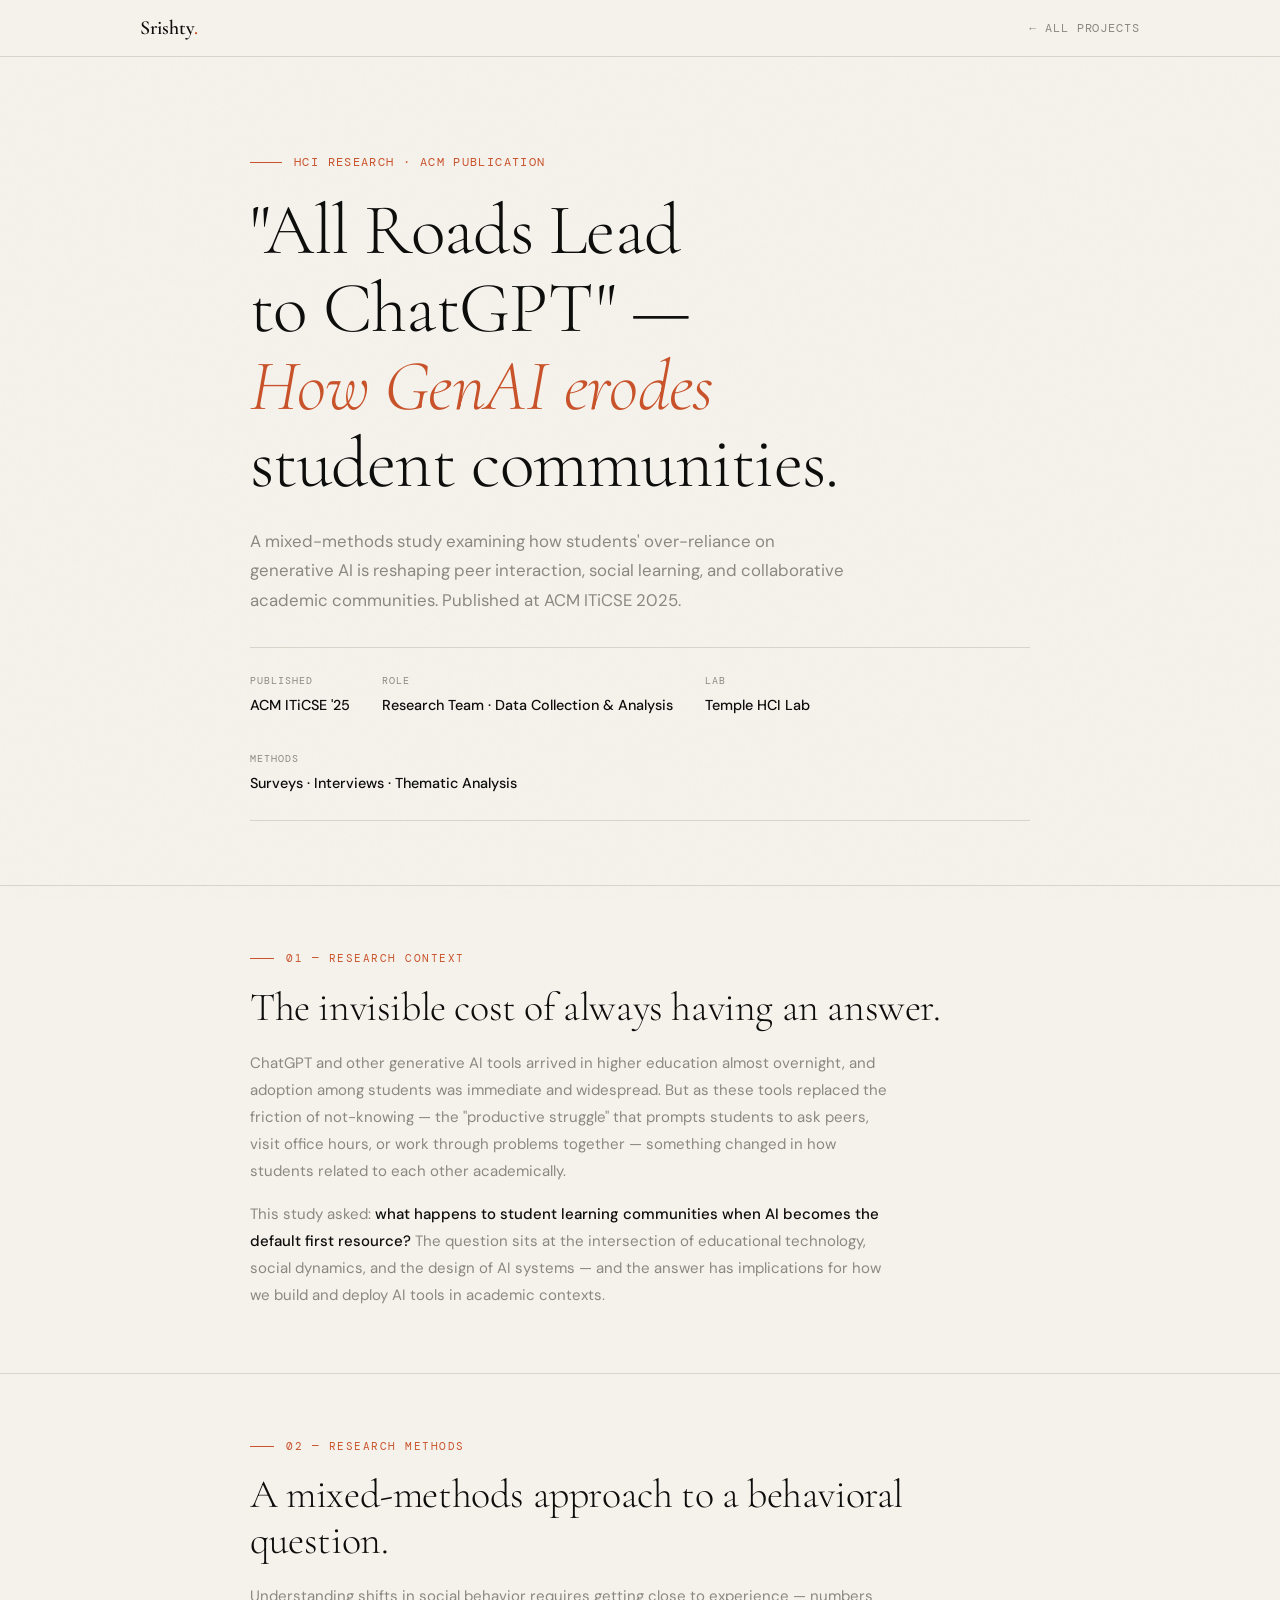
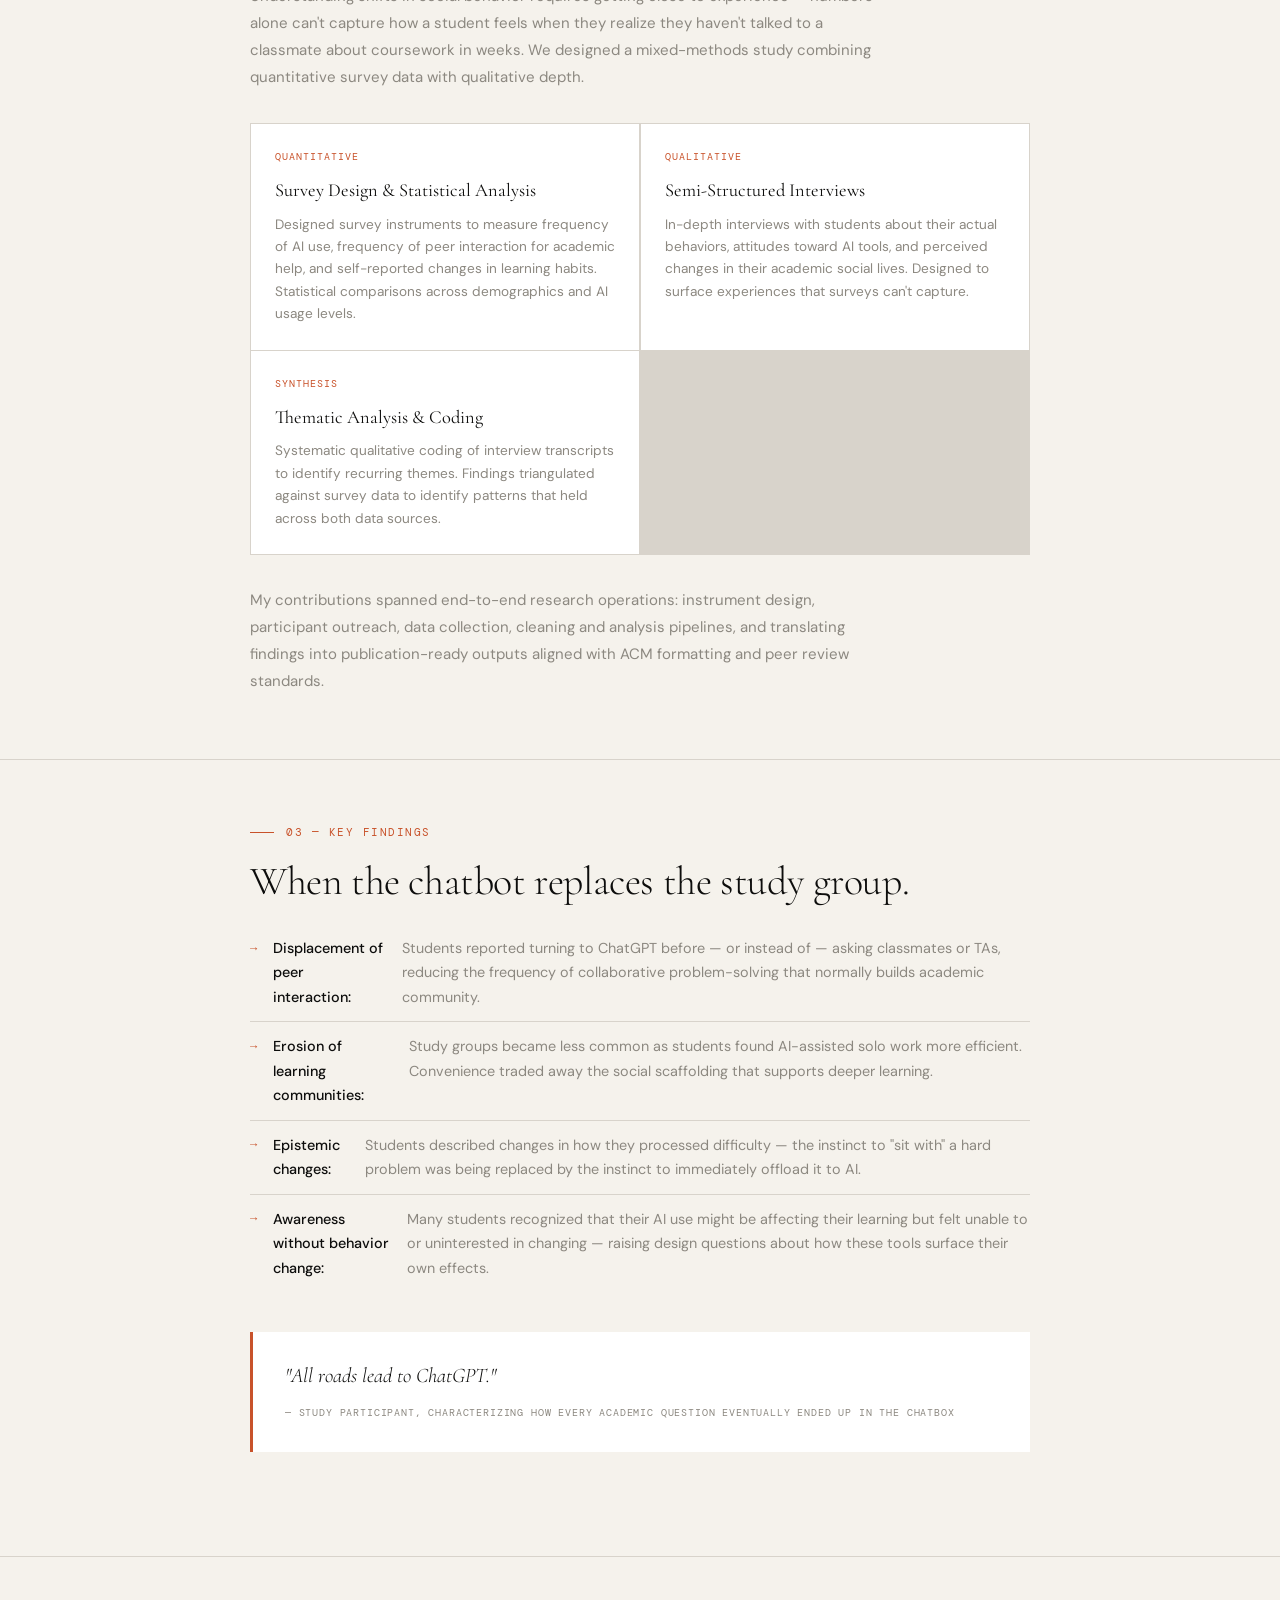
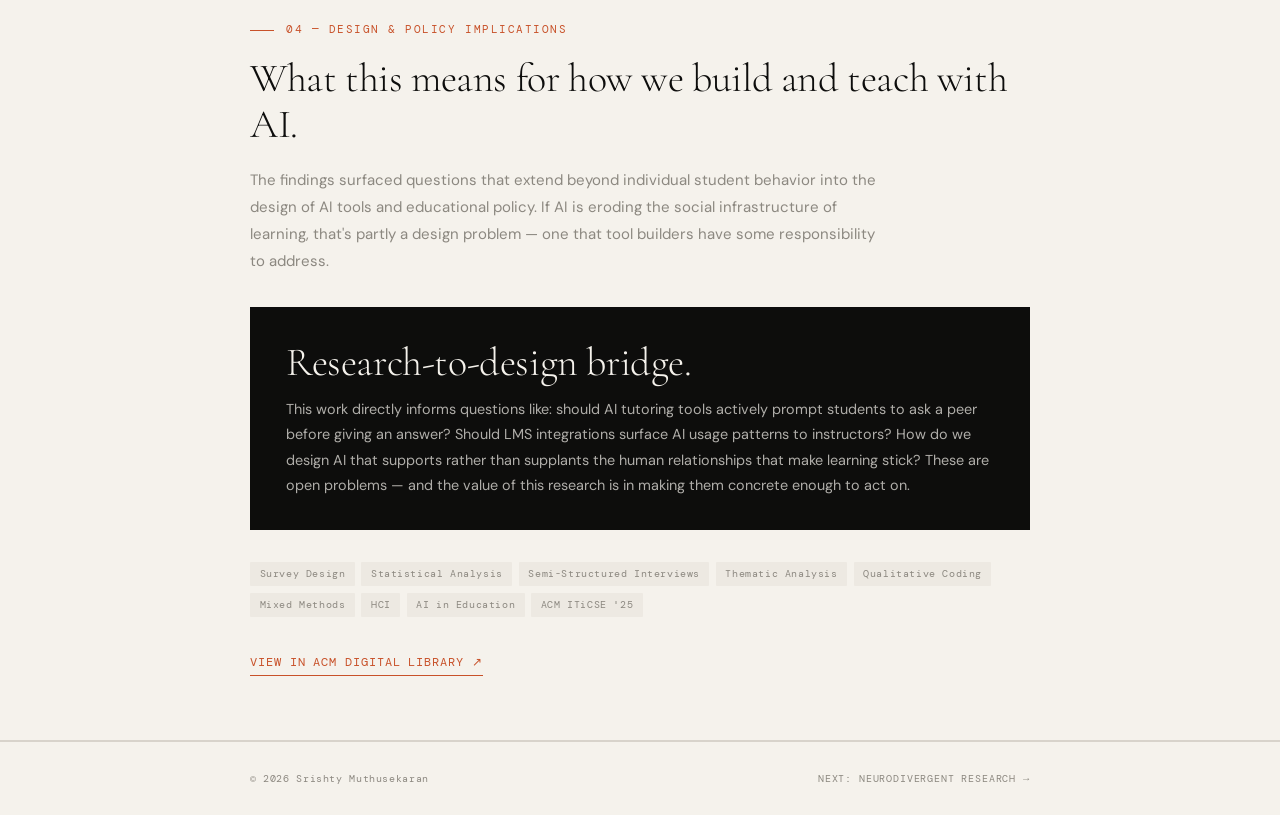
<file: acm-genai.html>
<!DOCTYPE html>
<html lang="en">
<head>
  <meta charset="UTF-8" />
  <meta name="viewport" content="width=device-width, initial-scale=1.0" />
  <title>Generative AI & Student Communities — Srishty Muthusekaran</title>
  <style>
/* ── CASE STUDY SHARED STYLES ── */
@import url('https://fonts.googleapis.com/css2?family=Cormorant+Garamond:ital,wght@0,300;0,400;0,600;1,300;1,400&family=DM+Mono:wght@300;400&family=DM+Sans:wght@300;400;500&display=swap');

:root {
  --ink:      #0d0d0c;
  --paper:    #f5f2ec;
  --accent:   #c8522a;
  --muted:    #8c8880;
  --rule:     #d8d3cb;
  --card-bg:  #ffffff;
  --tag-bg:   #ede9e2;

  --font-display: 'Cormorant Garamond', Georgia, serif;
  --font-mono:    'DM Mono', monospace;
  --font-body:    'DM Sans', sans-serif;
  --max-w: 860px;
}

*, *::before, *::after { box-sizing: border-box; margin: 0; padding: 0; }
html { scroll-behavior: smooth; }

body {
  background: var(--paper);
  color: var(--ink);
  font-family: var(--font-body);
  font-size: 15px;
  line-height: 1.65;
  -webkit-font-smoothing: antialiased;
}

body::before {
  content: '';
  position: fixed; inset: 0; z-index: 0;
  pointer-events: none;
  background-image: url("data:image/svg+xml,%3Csvg viewBox='0 0 256 256' xmlns='http://www.w3.org/2000/svg'%3E%3Cfilter id='n'%3E%3CfeTurbulence type='fractalNoise' baseFrequency='0.9' numOctaves='4' stitchTiles='stitch'/%3E%3C/filter%3E%3Crect width='100%25' height='100%25' filter='url(%23n)' opacity='0.04'/%3E%3C/svg%3E");
  opacity: .45;
}

/* ── NAV ── */
nav {
  position: sticky; top: 0; z-index: 100;
  background: rgba(245,242,236,.88);
  backdrop-filter: blur(12px);
  border-bottom: 1px solid var(--rule);
}
.nav-inner {
  max-width: 1080px; margin: 0 auto;
  padding: 0 clamp(1.25rem,5vw,2.5rem);
  display: flex; align-items: center; justify-content: space-between;
  height: 56px;
}
.nav-logo {
  font-family: var(--font-display); font-size: 1.25rem; font-weight: 600;
  color: var(--ink); text-decoration: none;
}
.nav-logo span { color: var(--accent); }
.nav-back {
  font-family: var(--font-mono); font-size: .72rem;
  letter-spacing: .08em; text-transform: uppercase;
  color: var(--muted); text-decoration: none;
  display: flex; align-items: center; gap: .4rem;
  transition: color .2s;
}
.nav-back:hover { color: var(--accent); }

/* ── WRAP ── */
.wrap { max-width: var(--max-w); margin: 0 auto; padding: 0 clamp(1.25rem,5vw,2.5rem); position: relative; z-index: 1; }

/* ── HERO ── */
.cs-hero {
  padding: clamp(3.5rem,8vw,6rem) 0 clamp(2.5rem,5vw,4rem);
  border-bottom: 1px solid var(--rule);
}
.cs-eyebrow {
  font-family: var(--font-mono); font-size: .72rem;
  letter-spacing: .12em; text-transform: uppercase;
  color: var(--accent); margin-bottom: 1.25rem;
  display: flex; align-items: center; gap: .75rem;
}
.cs-eyebrow::before {
  content: ''; display: block; width: 2rem; height: 1px; background: var(--accent);
}
.cs-title {
  font-family: var(--font-display);
  font-size: clamp(2.5rem,6vw,4.5rem);
  font-weight: 300; line-height: 1.08; letter-spacing: -.01em;
  margin-bottom: 1.5rem;
}
.cs-title em { font-style: italic; color: var(--accent); }
.cs-summary {
  font-size: 1.05rem; color: var(--muted);
  line-height: 1.75; max-width: 600px;
  margin-bottom: 2rem;
}
.cs-meta {
  display: flex; flex-wrap: wrap; gap: 2rem;
  padding: 1.5rem 0;
  border-top: 1px solid var(--rule);
  border-bottom: 1px solid var(--rule);
}
.cs-meta-item {}
.cs-meta-label {
  font-family: var(--font-mono); font-size: .65rem;
  letter-spacing: .1em; text-transform: uppercase;
  color: var(--muted); margin-bottom: .3rem;
}
.cs-meta-value { font-size: .9rem; font-weight: 500; }

/* ── CONTENT SECTIONS ── */
.cs-section { padding: clamp(2.5rem,6vw,4rem) 0; border-bottom: 1px solid var(--rule); }
.cs-section:last-child { border-bottom: none; }

.cs-section-label {
  font-family: var(--font-mono); font-size: .68rem;
  letter-spacing: .14em; text-transform: uppercase;
  color: var(--accent); margin-bottom: 1rem;
  display: flex; align-items: center; gap: .75rem;
}
.cs-section-label::before {
  content: ''; display: block; width: 1.5rem; height: 1px; background: var(--accent);
}
.cs-h2 {
  font-family: var(--font-display);
  font-size: clamp(1.75rem,3.5vw,2.5rem);
  font-weight: 300; letter-spacing: -.01em;
  line-height: 1.15; margin-bottom: 1.25rem;
}
.cs-prose {
  font-size: .9375rem; color: var(--muted);
  line-height: 1.8; max-width: 640px;
}
.cs-prose + .cs-prose { margin-top: 1rem; }
.cs-prose strong { color: var(--ink); font-weight: 500; }

/* ── PULL QUOTE ── */
.cs-quote {
  margin: 2.5rem 0;
  padding: 1.75rem 2rem;
  border-left: 3px solid var(--accent);
  background: var(--card-bg);
}
.cs-quote p {
  font-family: var(--font-display);
  font-size: 1.3rem; font-weight: 300;
  font-style: italic; line-height: 1.5;
  color: var(--ink); margin-bottom: .5rem;
}
.cs-quote cite {
  font-family: var(--font-mono); font-size: .65rem;
  letter-spacing: .08em; text-transform: uppercase;
  color: var(--muted); font-style: normal;
}

/* ── STAT ROW ── */
.cs-stats {
  display: flex; flex-wrap: wrap; gap: 0;
  margin: 2rem 0;
  border: 1.5px solid var(--rule);
  background: var(--rule);
}
.cs-stat {
  background: var(--card-bg);
  padding: 1.5rem 2rem; flex: 1; min-width: 140px;
}
.cs-stat-num {
  font-family: var(--font-display);
  font-size: 2.5rem; font-weight: 300;
  color: var(--accent); line-height: 1;
  margin-bottom: .35rem;
}
.cs-stat-label {
  font-family: var(--font-mono); font-size: .65rem;
  letter-spacing: .08em; text-transform: uppercase;
  color: var(--muted);
}

/* ── CARD GRID ── */
.cs-cards {
  display: grid;
  grid-template-columns: repeat(auto-fill, minmax(min(100%,260px),1fr));
  gap: 1.5px; background: var(--rule);
  border: 1.5px solid var(--rule);
  margin: 2rem 0;
}
.cs-card {
  background: var(--card-bg); padding: 1.5rem;
}
.cs-card-label {
  font-family: var(--font-mono); font-size: .65rem;
  letter-spacing: .1em; text-transform: uppercase;
  color: var(--accent); margin-bottom: .6rem;
}
.cs-card-title {
  font-family: var(--font-display); font-size: 1.15rem;
  font-weight: 400; margin-bottom: .5rem;
}
.cs-card-body {
  font-size: .85rem; color: var(--muted); line-height: 1.65;
}

/* ── PROCESS STEPS ── */
.cs-steps { display: flex; flex-direction: column; gap: 0; margin: 2rem 0; }
.cs-step {
  display: grid; grid-template-columns: 40px 1fr;
  gap: 0 1.5rem; padding-bottom: 2rem;
}
.cs-step:last-child { padding-bottom: 0; }
.cs-step-num-col { display: flex; flex-direction: column; align-items: center; }
.cs-step-num {
  width: 36px; height: 36px; border-radius: 50%;
  background: var(--ink); color: var(--paper);
  font-family: var(--font-mono); font-size: .7rem;
  display: flex; align-items: center; justify-content: center;
  flex-shrink: 0;
}
.cs-step-line {
  flex: 1; width: 1px; background: var(--rule); margin-top: .5rem;
}
.cs-step:last-child .cs-step-line { display: none; }
.cs-step-content { padding-top: .4rem; }
.cs-step-title {
  font-family: var(--font-display); font-size: 1.15rem;
  font-weight: 400; margin-bottom: .4rem;
}
.cs-step-body { font-size: .875rem; color: var(--muted); line-height: 1.7; }

/* ── TAGS ── */
.cs-tags { display: flex; flex-wrap: wrap; gap: .4rem; margin-top: 1.5rem; }
.tag {
  background: var(--tag-bg); color: var(--muted);
  font-family: var(--font-mono); font-size: .62rem;
  letter-spacing: .06em; padding: .25rem .6rem; border-radius: 1px;
}

/* ── HIGHLIGHT BOX ── */
.cs-highlight {
  background: var(--ink); color: var(--paper);
  padding: 2rem 2.25rem; margin: 2rem 0;
}
.cs-highlight .cs-h2 { color: var(--paper); margin-bottom: .75rem; }
.cs-highlight p { color: rgba(245,242,236,.7); font-size: .9rem; line-height: 1.75; }
.cs-highlight strong { color: var(--paper); }

/* ── FINDING LIST ── */
.cs-findings { list-style: none; margin: 1.25rem 0; }
.cs-findings li {
  font-size: .9rem; color: var(--muted); line-height: 1.7;
  padding: .75rem 0; border-bottom: 1px solid var(--rule);
  display: flex; gap: 1rem; align-items: flex-start;
}
.cs-findings li:last-child { border-bottom: none; }
.cs-findings li::before {
  content: '→'; color: var(--accent);
  font-family: var(--font-mono); font-size: .75rem;
  flex-shrink: 0; margin-top: .1rem;
}
.cs-findings li strong { color: var(--ink); font-weight: 500; }

/* ── FOOTER ── */
footer {
  border-top: 1px solid var(--rule); padding: 1.75rem 0;
}
.footer-inner {
  display: flex; align-items: center; justify-content: space-between; flex-wrap: wrap; gap: 1rem;
}
.footer-copy {
  font-family: var(--font-mono); font-size: .65rem;
  letter-spacing: .06em; color: var(--muted);
}
.footer-next {
  font-family: var(--font-mono); font-size: .65rem;
  letter-spacing: .08em; text-transform: uppercase;
  color: var(--muted); text-decoration: none; transition: color .2s;
}
.footer-next:hover { color: var(--accent); }

/* ── ANIMATIONS ── */
.fade-up {
  opacity: 0; transform: translateY(18px);
  transition: opacity .45s ease, transform .45s ease;
}
.fade-up.visible { opacity: 1; transform: none; }

/* ── RESPONSIVE ── */
@media (max-width: 600px) {
  .cs-stats { flex-direction: column; }
}

</style>
</head>
<body>

<nav>
  <div class="nav-inner">
    <a href="index.html" class="nav-logo">Srishty<span>.</span></a>
    <a href="index.html#projects" class="nav-back">← All Projects</a>
  </div>
</nav>

<!-- HERO -->
<section class="cs-hero">
  <div class="wrap">
    <p class="cs-eyebrow fade-up">HCI Research · ACM Publication</p>
    <h1 class="cs-title fade-up">"All Roads Lead<br>to ChatGPT" —<br><em>How GenAI erodes</em><br>student communities.</h1>
    <p class="cs-summary fade-up">A mixed-methods study examining how students' over-reliance on generative AI is reshaping peer interaction, social learning, and collaborative academic communities. Published at ACM ITiCSE 2025.</p>
    <div class="cs-meta fade-up">
      <div class="cs-meta-item">
        <p class="cs-meta-label">Published</p>
        <p class="cs-meta-value">ACM ITiCSE '25</p>
      </div>
      <div class="cs-meta-item">
        <p class="cs-meta-label">Role</p>
        <p class="cs-meta-value">Research Team · Data Collection & Analysis</p>
      </div>
      <div class="cs-meta-item">
        <p class="cs-meta-label">Lab</p>
        <p class="cs-meta-value">Temple HCI Lab</p>
      </div>
      <div class="cs-meta-item">
        <p class="cs-meta-label">Methods</p>
        <p class="cs-meta-value">Surveys · Interviews · Thematic Analysis</p>
      </div>
    </div>
  </div>
</section>

<!-- CONTEXT -->
<section class="cs-section">
  <div class="wrap">
    <p class="cs-section-label fade-up">01 — Research Context</p>
    <h2 class="cs-h2 fade-up">The invisible cost of always having an answer.</h2>
    <p class="cs-prose fade-up">ChatGPT and other generative AI tools arrived in higher education almost overnight, and adoption among students was immediate and widespread. But as these tools replaced the friction of not-knowing — the "productive struggle" that prompts students to ask peers, visit office hours, or work through problems together — something changed in how students related to each other academically.</p>
    <p class="cs-prose fade-up">This study asked: <strong>what happens to student learning communities when AI becomes the default first resource?</strong> The question sits at the intersection of educational technology, social dynamics, and the design of AI systems — and the answer has implications for how we build and deploy AI tools in academic contexts.</p>
  </div>
</section>

<!-- METHODS -->
<section class="cs-section">
  <div class="wrap">
    <p class="cs-section-label fade-up">02 — Research Methods</p>
    <h2 class="cs-h2 fade-up">A mixed-methods approach to a behavioral question.</h2>
    <p class="cs-prose fade-up">Understanding shifts in social behavior requires getting close to experience — numbers alone can't capture how a student feels when they realize they haven't talked to a classmate about coursework in weeks. We designed a mixed-methods study combining quantitative survey data with qualitative depth.</p>

    <div class="cs-cards fade-up">
      <div class="cs-card">
        <p class="cs-card-label">Quantitative</p>
        <p class="cs-card-title">Survey Design & Statistical Analysis</p>
        <p class="cs-card-body">Designed survey instruments to measure frequency of AI use, frequency of peer interaction for academic help, and self-reported changes in learning habits. Statistical comparisons across demographics and AI usage levels.</p>
      </div>
      <div class="cs-card">
        <p class="cs-card-label">Qualitative</p>
        <p class="cs-card-title">Semi-Structured Interviews</p>
        <p class="cs-card-body">In-depth interviews with students about their actual behaviors, attitudes toward AI tools, and perceived changes in their academic social lives. Designed to surface experiences that surveys can't capture.</p>
      </div>
      <div class="cs-card">
        <p class="cs-card-label">Synthesis</p>
        <p class="cs-card-title">Thematic Analysis & Coding</p>
        <p class="cs-card-body">Systematic qualitative coding of interview transcripts to identify recurring themes. Findings triangulated against survey data to identify patterns that held across both data sources.</p>
      </div>
    </div>

    <p class="cs-prose fade-up" style="margin-top: 1.5rem;">My contributions spanned end-to-end research operations: instrument design, participant outreach, data collection, cleaning and analysis pipelines, and translating findings into publication-ready outputs aligned with ACM formatting and peer review standards.</p>
  </div>
</section>

<!-- FINDINGS -->
<section class="cs-section">
  <div class="wrap">
    <p class="cs-section-label fade-up">03 — Key Findings</p>
    <h2 class="cs-h2 fade-up">When the chatbot replaces the study group.</h2>

    <ul class="cs-findings fade-up">
      <li><strong>Displacement of peer interaction:</strong> Students reported turning to ChatGPT before — or instead of — asking classmates or TAs, reducing the frequency of collaborative problem-solving that normally builds academic community.</li>
      <li><strong>Erosion of learning communities:</strong> Study groups became less common as students found AI-assisted solo work more efficient. Convenience traded away the social scaffolding that supports deeper learning.</li>
      <li><strong>Epistemic changes:</strong> Students described changes in how they processed difficulty — the instinct to "sit with" a hard problem was being replaced by the instinct to immediately offload it to AI.</li>
      <li><strong>Awareness without behavior change:</strong> Many students recognized that their AI use might be affecting their learning but felt unable to or uninterested in changing — raising design questions about how these tools surface their own effects.</li>
    </ul>

    <div class="cs-quote fade-up">
      <p>"All roads lead to ChatGPT."</p>
      <cite>— Study participant, characterizing how every academic question eventually ended up in the chatbox</cite>
    </div>
  </div>
</section>

<!-- IMPLICATIONS -->
<section class="cs-section">
  <div class="wrap">
    <p class="cs-section-label fade-up">04 — Design & Policy Implications</p>
    <h2 class="cs-h2 fade-up">What this means for how we build and teach with AI.</h2>
    <p class="cs-prose fade-up">The findings surfaced questions that extend beyond individual student behavior into the design of AI tools and educational policy. If AI is eroding the social infrastructure of learning, that's partly a design problem — one that tool builders have some responsibility to address.</p>

    <div class="cs-highlight fade-up">
      <h2 class="cs-h2">Research-to-design bridge.</h2>
      <p>This work directly informs questions like: should AI tutoring tools actively prompt students to ask a peer before giving an answer? Should LMS integrations surface AI usage patterns to instructors? How do we design AI that supports rather than supplants the human relationships that make learning stick? These are open problems — and the value of this research is in making them concrete enough to act on.</p>
    </div>

    <div class="cs-tags fade-up" style="margin-top: 1.5rem;">
      <span class="tag">Survey Design</span>
      <span class="tag">Statistical Analysis</span>
      <span class="tag">Semi-Structured Interviews</span>
      <span class="tag">Thematic Analysis</span>
      <span class="tag">Qualitative Coding</span>
      <span class="tag">Mixed Methods</span>
      <span class="tag">HCI</span>
      <span class="tag">AI in Education</span>
      <span class="tag">ACM ITiCSE '25</span>
    </div>

    <div style="margin-top: 2rem;" class="fade-up">
      <a href="https://dl.acm.org/doi/proceedings/10.1145/3729551" target="_blank" rel="noopener" style="display:inline-flex;align-items:center;gap:.5rem;font-family:var(--font-mono);font-size:.72rem;letter-spacing:.08em;text-transform:uppercase;color:var(--accent);text-decoration:none;border-bottom:1px solid var(--accent);padding-bottom:.2rem;">
        View in ACM Digital Library ↗
      </a>
    </div>
  </div>
</section>

<footer>
  <div class="wrap">
    <div class="footer-inner">
      <p class="footer-copy">© 2026 Srishty Muthusekaran</p>
      <a href="acm-neurodivergent.html" class="footer-next">Next: Neurodivergent Research →</a>
    </div>
  </div>
</footer>

<script>
  function revealAll() {
    document.querySelectorAll('.fade-up').forEach(el => el.classList.add('visible'));
  }
  revealAll();
  window.addEventListener('DOMContentLoaded', () => {
    document.querySelectorAll('.fade-up').forEach(el => {
      if (el.getBoundingClientRect().top > window.innerHeight) el.classList.remove('visible');
    });
    if ('IntersectionObserver' in window) {
      const obs = new IntersectionObserver(entries => {
        entries.forEach(entry => {
          if (entry.isIntersecting) {
            const siblings = [...(entry.target.parentElement || document.body).querySelectorAll('.fade-up:not(.visible)')];
            setTimeout(() => entry.target.classList.add('visible'), Math.max(0, siblings.indexOf(entry.target)) * 60);
            obs.unobserve(entry.target);
          }
        });
      }, { threshold: 0.01, rootMargin: '0px 0px -20px 0px' });
      document.querySelectorAll('.fade-up:not(.visible)').forEach(el => obs.observe(el));
    }
    setTimeout(revealAll, 800);
  });
</script>

</body>
</html>
</file>
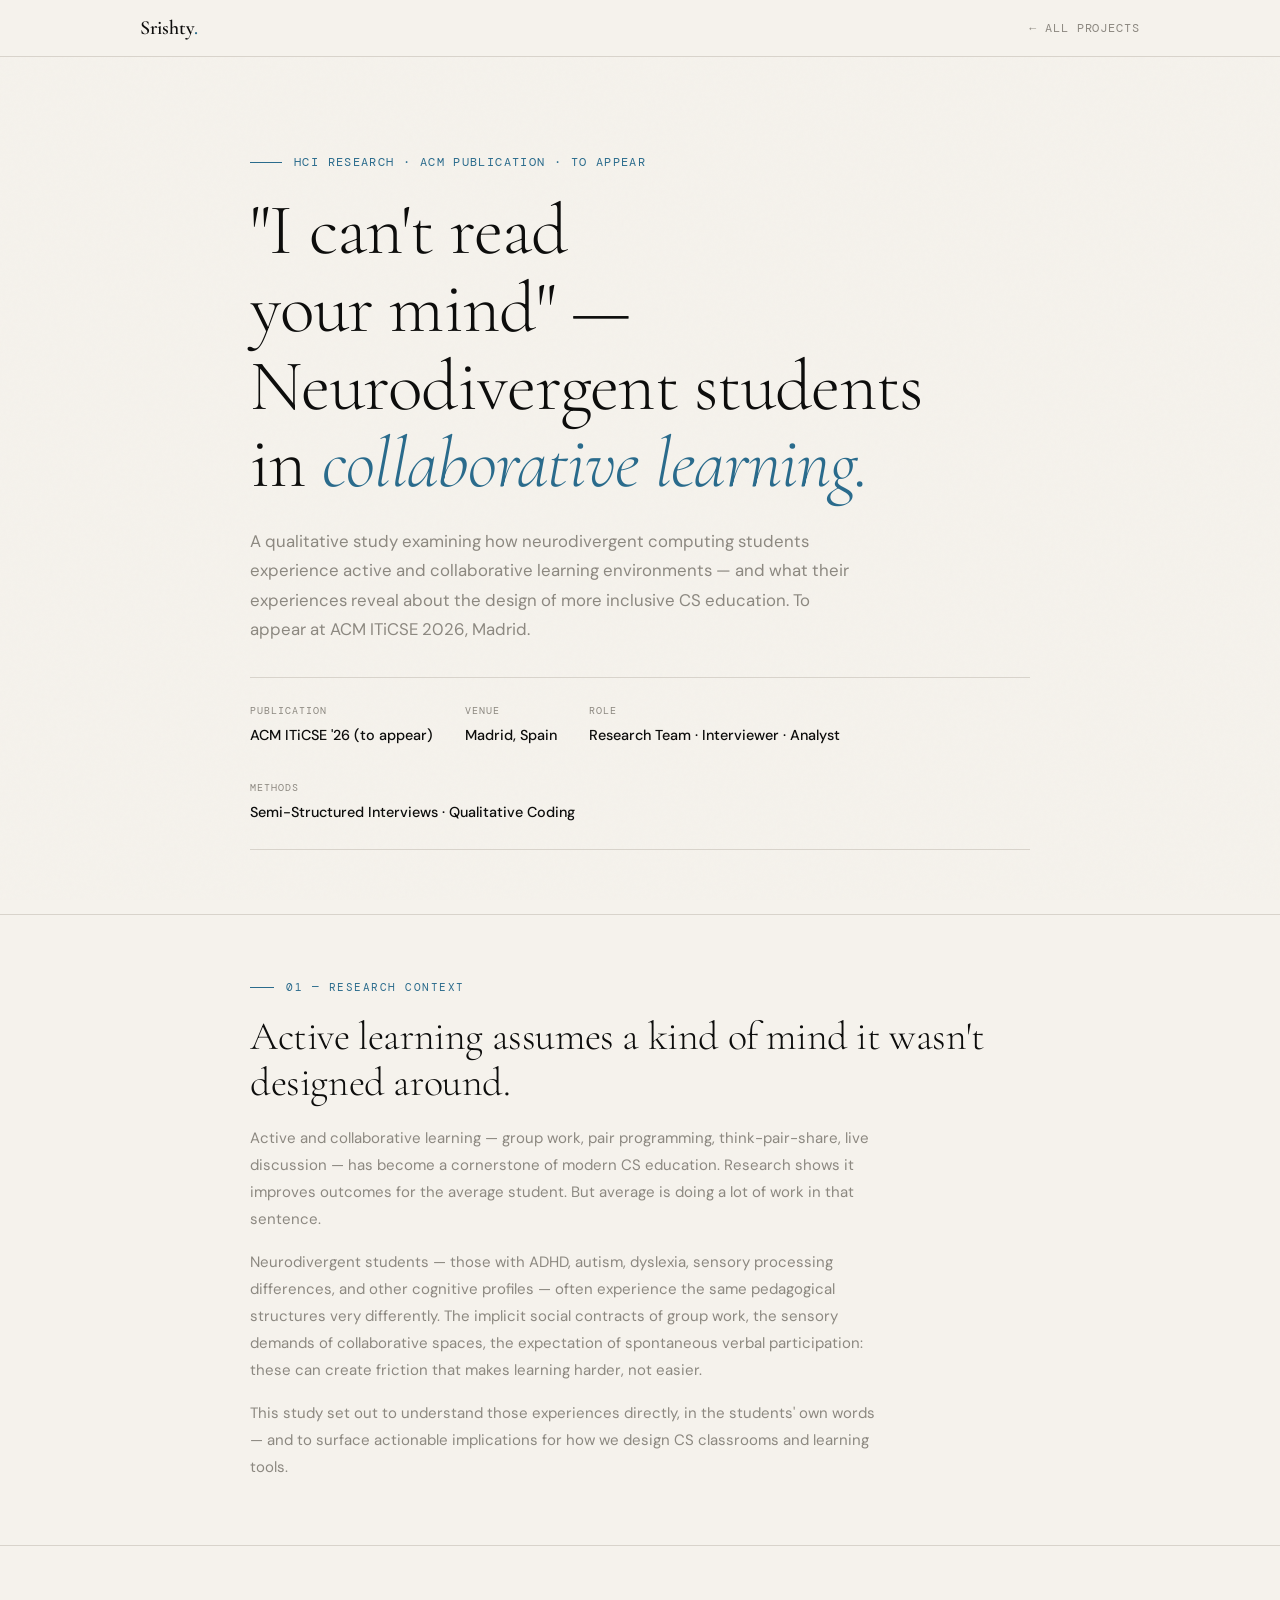
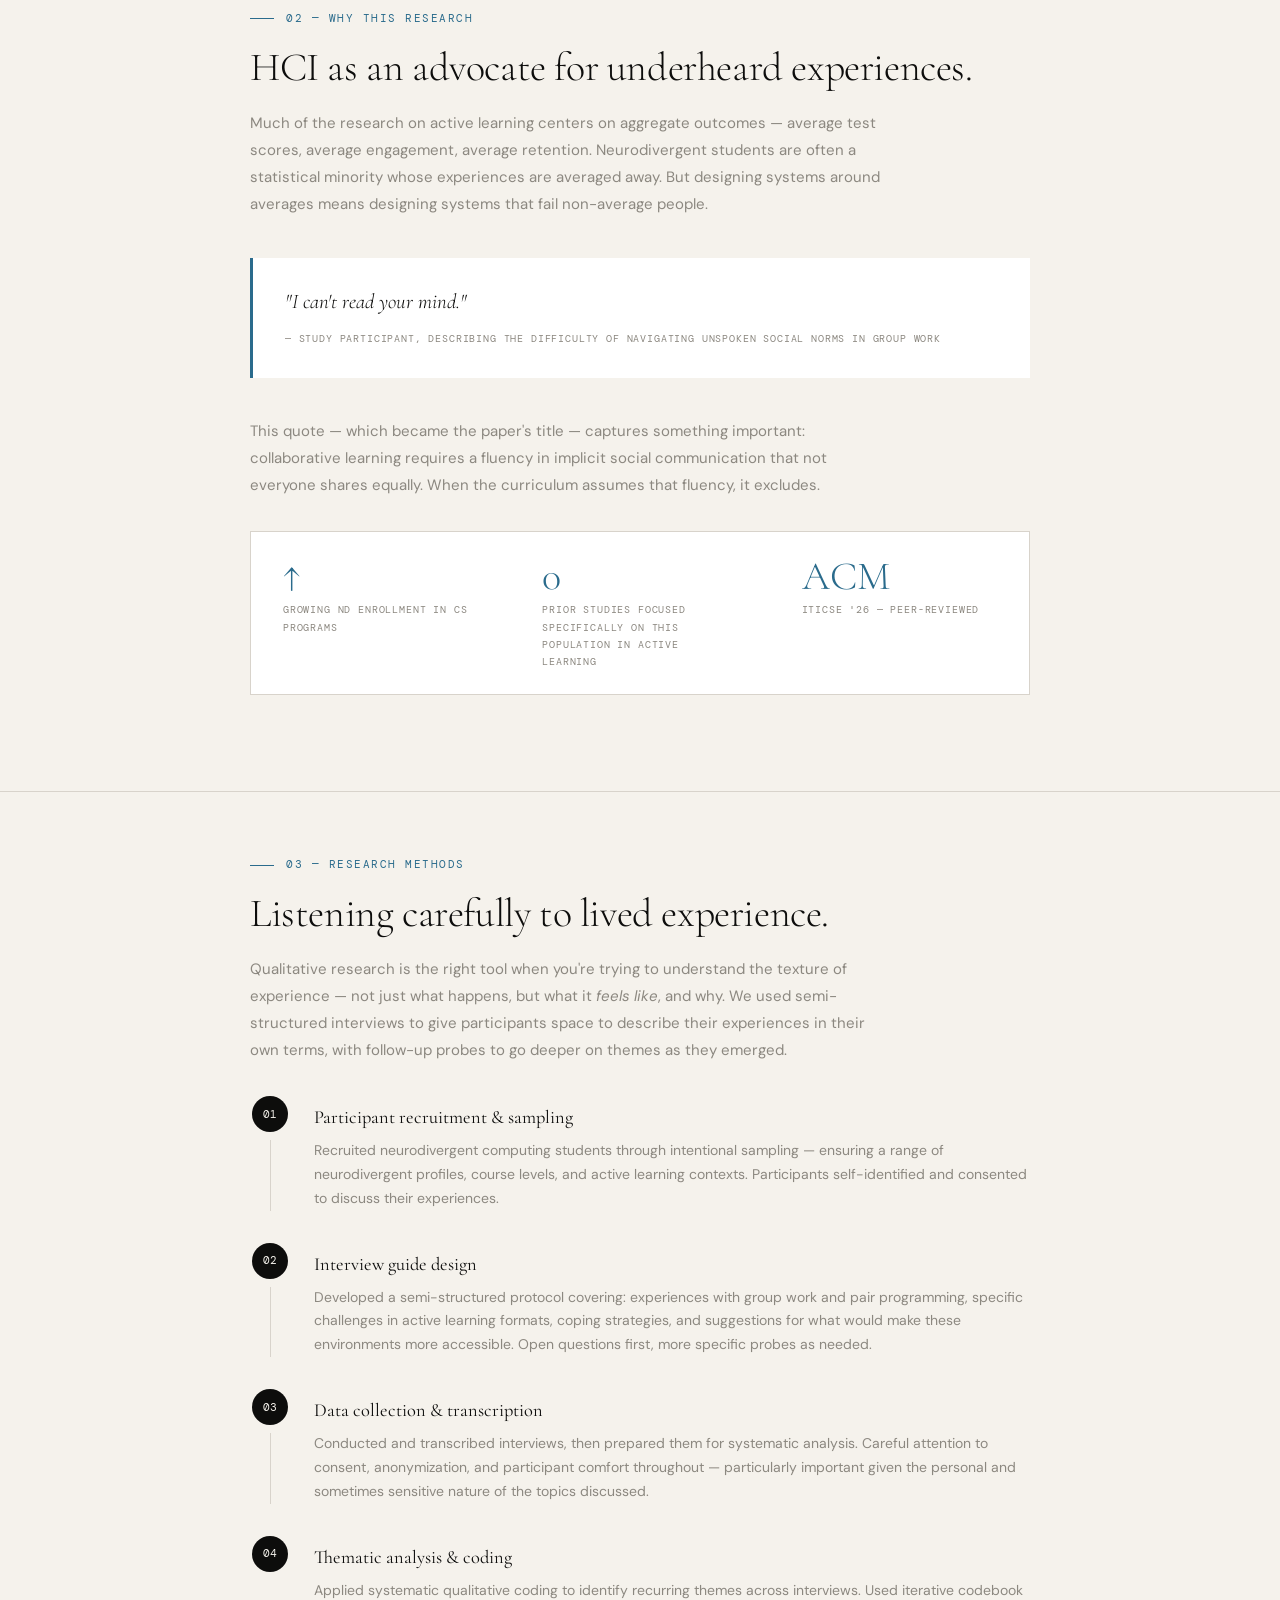
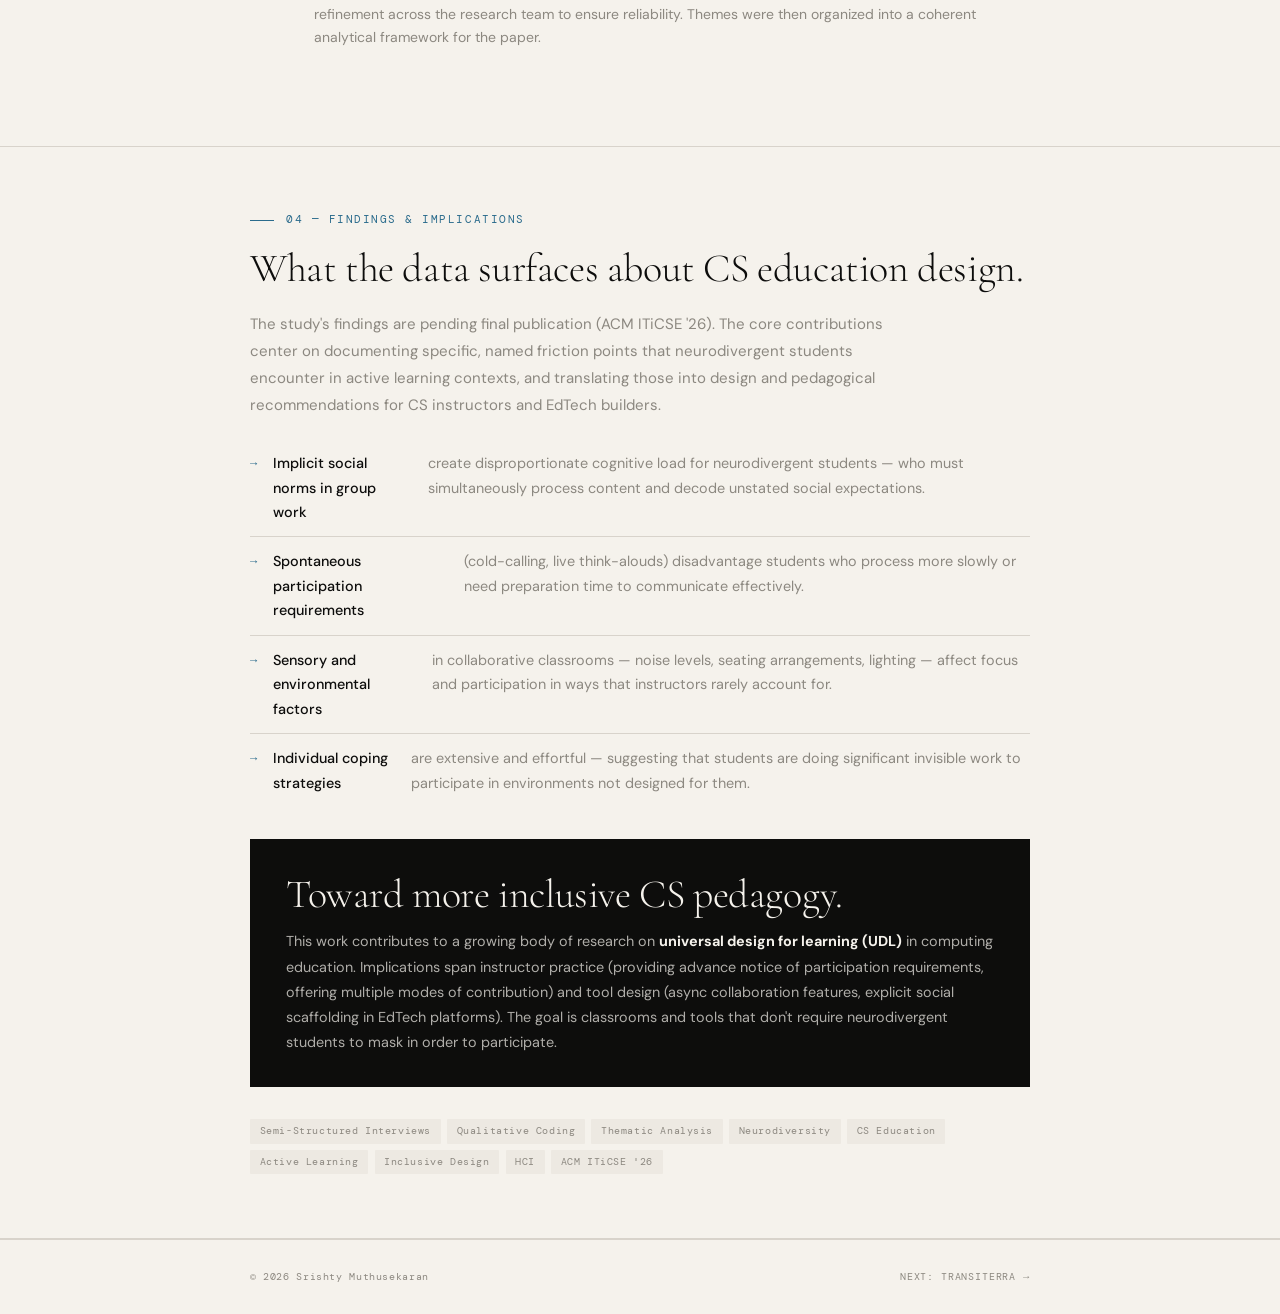
<file: acm-neurodivergent.html>
<!DOCTYPE html>
<html lang="en">
<head>
  <meta charset="UTF-8" />
  <meta name="viewport" content="width=device-width, initial-scale=1.0" />
  <title>Neurodivergent Students & Active Learning — Srishty Muthusekaran</title>
  <style>
/* ── CASE STUDY SHARED STYLES ── */
@import url('https://fonts.googleapis.com/css2?family=Cormorant+Garamond:ital,wght@0,300;0,400;0,600;1,300;1,400&family=DM+Mono:wght@300;400&family=DM+Sans:wght@300;400;500&display=swap');

:root {
  --ink:      #0d0d0c;
  --paper:    #f5f2ec;
  --accent:   #c8522a;
  --muted:    #8c8880;
  --rule:     #d8d3cb;
  --card-bg:  #ffffff;
  --tag-bg:   #ede9e2;

  --font-display: 'Cormorant Garamond', Georgia, serif;
  --font-mono:    'DM Mono', monospace;
  --font-body:    'DM Sans', sans-serif;
  --max-w: 860px;
}

*, *::before, *::after { box-sizing: border-box; margin: 0; padding: 0; }
html { scroll-behavior: smooth; }

body {
  background: var(--paper);
  color: var(--ink);
  font-family: var(--font-body);
  font-size: 15px;
  line-height: 1.65;
  -webkit-font-smoothing: antialiased;
}

body::before {
  content: '';
  position: fixed; inset: 0; z-index: 0;
  pointer-events: none;
  background-image: url("data:image/svg+xml,%3Csvg viewBox='0 0 256 256' xmlns='http://www.w3.org/2000/svg'%3E%3Cfilter id='n'%3E%3CfeTurbulence type='fractalNoise' baseFrequency='0.9' numOctaves='4' stitchTiles='stitch'/%3E%3C/filter%3E%3Crect width='100%25' height='100%25' filter='url(%23n)' opacity='0.04'/%3E%3C/svg%3E");
  opacity: .45;
}

/* ── NAV ── */
nav {
  position: sticky; top: 0; z-index: 100;
  background: rgba(245,242,236,.88);
  backdrop-filter: blur(12px);
  border-bottom: 1px solid var(--rule);
}
.nav-inner {
  max-width: 1080px; margin: 0 auto;
  padding: 0 clamp(1.25rem,5vw,2.5rem);
  display: flex; align-items: center; justify-content: space-between;
  height: 56px;
}
.nav-logo {
  font-family: var(--font-display); font-size: 1.25rem; font-weight: 600;
  color: var(--ink); text-decoration: none;
}
.nav-logo span { color: var(--accent); }
.nav-back {
  font-family: var(--font-mono); font-size: .72rem;
  letter-spacing: .08em; text-transform: uppercase;
  color: var(--muted); text-decoration: none;
  display: flex; align-items: center; gap: .4rem;
  transition: color .2s;
}
.nav-back:hover { color: var(--accent); }

/* ── WRAP ── */
.wrap { max-width: var(--max-w); margin: 0 auto; padding: 0 clamp(1.25rem,5vw,2.5rem); position: relative; z-index: 1; }

/* ── HERO ── */
.cs-hero {
  padding: clamp(3.5rem,8vw,6rem) 0 clamp(2.5rem,5vw,4rem);
  border-bottom: 1px solid var(--rule);
}
.cs-eyebrow {
  font-family: var(--font-mono); font-size: .72rem;
  letter-spacing: .12em; text-transform: uppercase;
  color: var(--accent); margin-bottom: 1.25rem;
  display: flex; align-items: center; gap: .75rem;
}
.cs-eyebrow::before {
  content: ''; display: block; width: 2rem; height: 1px; background: var(--accent);
}
.cs-title {
  font-family: var(--font-display);
  font-size: clamp(2.5rem,6vw,4.5rem);
  font-weight: 300; line-height: 1.08; letter-spacing: -.01em;
  margin-bottom: 1.5rem;
}
.cs-title em { font-style: italic; color: var(--accent); }
.cs-summary {
  font-size: 1.05rem; color: var(--muted);
  line-height: 1.75; max-width: 600px;
  margin-bottom: 2rem;
}
.cs-meta {
  display: flex; flex-wrap: wrap; gap: 2rem;
  padding: 1.5rem 0;
  border-top: 1px solid var(--rule);
  border-bottom: 1px solid var(--rule);
}
.cs-meta-item {}
.cs-meta-label {
  font-family: var(--font-mono); font-size: .65rem;
  letter-spacing: .1em; text-transform: uppercase;
  color: var(--muted); margin-bottom: .3rem;
}
.cs-meta-value { font-size: .9rem; font-weight: 500; }

/* ── CONTENT SECTIONS ── */
.cs-section { padding: clamp(2.5rem,6vw,4rem) 0; border-bottom: 1px solid var(--rule); }
.cs-section:last-child { border-bottom: none; }

.cs-section-label {
  font-family: var(--font-mono); font-size: .68rem;
  letter-spacing: .14em; text-transform: uppercase;
  color: var(--accent); margin-bottom: 1rem;
  display: flex; align-items: center; gap: .75rem;
}
.cs-section-label::before {
  content: ''; display: block; width: 1.5rem; height: 1px; background: var(--accent);
}
.cs-h2 {
  font-family: var(--font-display);
  font-size: clamp(1.75rem,3.5vw,2.5rem);
  font-weight: 300; letter-spacing: -.01em;
  line-height: 1.15; margin-bottom: 1.25rem;
}
.cs-prose {
  font-size: .9375rem; color: var(--muted);
  line-height: 1.8; max-width: 640px;
}
.cs-prose + .cs-prose { margin-top: 1rem; }
.cs-prose strong { color: var(--ink); font-weight: 500; }

/* ── PULL QUOTE ── */
.cs-quote {
  margin: 2.5rem 0;
  padding: 1.75rem 2rem;
  border-left: 3px solid var(--accent);
  background: var(--card-bg);
}
.cs-quote p {
  font-family: var(--font-display);
  font-size: 1.3rem; font-weight: 300;
  font-style: italic; line-height: 1.5;
  color: var(--ink); margin-bottom: .5rem;
}
.cs-quote cite {
  font-family: var(--font-mono); font-size: .65rem;
  letter-spacing: .08em; text-transform: uppercase;
  color: var(--muted); font-style: normal;
}

/* ── STAT ROW ── */
.cs-stats {
  display: flex; flex-wrap: wrap; gap: 0;
  margin: 2rem 0;
  border: 1.5px solid var(--rule);
  background: var(--rule);
}
.cs-stat {
  background: var(--card-bg);
  padding: 1.5rem 2rem; flex: 1; min-width: 140px;
}
.cs-stat-num {
  font-family: var(--font-display);
  font-size: 2.5rem; font-weight: 300;
  color: var(--accent); line-height: 1;
  margin-bottom: .35rem;
}
.cs-stat-label {
  font-family: var(--font-mono); font-size: .65rem;
  letter-spacing: .08em; text-transform: uppercase;
  color: var(--muted);
}

/* ── CARD GRID ── */
.cs-cards {
  display: grid;
  grid-template-columns: repeat(auto-fill, minmax(min(100%,260px),1fr));
  gap: 1.5px; background: var(--rule);
  border: 1.5px solid var(--rule);
  margin: 2rem 0;
}
.cs-card {
  background: var(--card-bg); padding: 1.5rem;
}
.cs-card-label {
  font-family: var(--font-mono); font-size: .65rem;
  letter-spacing: .1em; text-transform: uppercase;
  color: var(--accent); margin-bottom: .6rem;
}
.cs-card-title {
  font-family: var(--font-display); font-size: 1.15rem;
  font-weight: 400; margin-bottom: .5rem;
}
.cs-card-body {
  font-size: .85rem; color: var(--muted); line-height: 1.65;
}

/* ── PROCESS STEPS ── */
.cs-steps { display: flex; flex-direction: column; gap: 0; margin: 2rem 0; }
.cs-step {
  display: grid; grid-template-columns: 40px 1fr;
  gap: 0 1.5rem; padding-bottom: 2rem;
}
.cs-step:last-child { padding-bottom: 0; }
.cs-step-num-col { display: flex; flex-direction: column; align-items: center; }
.cs-step-num {
  width: 36px; height: 36px; border-radius: 50%;
  background: var(--ink); color: var(--paper);
  font-family: var(--font-mono); font-size: .7rem;
  display: flex; align-items: center; justify-content: center;
  flex-shrink: 0;
}
.cs-step-line {
  flex: 1; width: 1px; background: var(--rule); margin-top: .5rem;
}
.cs-step:last-child .cs-step-line { display: none; }
.cs-step-content { padding-top: .4rem; }
.cs-step-title {
  font-family: var(--font-display); font-size: 1.15rem;
  font-weight: 400; margin-bottom: .4rem;
}
.cs-step-body { font-size: .875rem; color: var(--muted); line-height: 1.7; }

/* ── TAGS ── */
.cs-tags { display: flex; flex-wrap: wrap; gap: .4rem; margin-top: 1.5rem; }
.tag {
  background: var(--tag-bg); color: var(--muted);
  font-family: var(--font-mono); font-size: .62rem;
  letter-spacing: .06em; padding: .25rem .6rem; border-radius: 1px;
}

/* ── HIGHLIGHT BOX ── */
.cs-highlight {
  background: var(--ink); color: var(--paper);
  padding: 2rem 2.25rem; margin: 2rem 0;
}
.cs-highlight .cs-h2 { color: var(--paper); margin-bottom: .75rem; }
.cs-highlight p { color: rgba(245,242,236,.7); font-size: .9rem; line-height: 1.75; }
.cs-highlight strong { color: var(--paper); }

/* ── FINDING LIST ── */
.cs-findings { list-style: none; margin: 1.25rem 0; }
.cs-findings li {
  font-size: .9rem; color: var(--muted); line-height: 1.7;
  padding: .75rem 0; border-bottom: 1px solid var(--rule);
  display: flex; gap: 1rem; align-items: flex-start;
}
.cs-findings li:last-child { border-bottom: none; }
.cs-findings li::before {
  content: '→'; color: var(--accent);
  font-family: var(--font-mono); font-size: .75rem;
  flex-shrink: 0; margin-top: .1rem;
}
.cs-findings li strong { color: var(--ink); font-weight: 500; }

/* ── FOOTER ── */
footer {
  border-top: 1px solid var(--rule); padding: 1.75rem 0;
}
.footer-inner {
  display: flex; align-items: center; justify-content: space-between; flex-wrap: wrap; gap: 1rem;
}
.footer-copy {
  font-family: var(--font-mono); font-size: .65rem;
  letter-spacing: .06em; color: var(--muted);
}
.footer-next {
  font-family: var(--font-mono); font-size: .65rem;
  letter-spacing: .08em; text-transform: uppercase;
  color: var(--muted); text-decoration: none; transition: color .2s;
}
.footer-next:hover { color: var(--accent); }

/* ── ANIMATIONS ── */
.fade-up {
  opacity: 0; transform: translateY(18px);
  transition: opacity .45s ease, transform .45s ease;
}
.fade-up.visible { opacity: 1; transform: none; }

/* ── RESPONSIVE ── */
@media (max-width: 600px) {
  .cs-stats { flex-direction: column; }
}

</style>
  <style>
    /* Warm teal accent for this page */
    :root {
      --accent: #2a6b8c;
    }
  </style>
</head>
<body>

<nav>
  <div class="nav-inner">
    <a href="index.html" class="nav-logo">Srishty<span>.</span></a>
    <a href="index.html#projects" class="nav-back">← All Projects</a>
  </div>
</nav>

<!-- HERO -->
<section class="cs-hero">
  <div class="wrap">
    <p class="cs-eyebrow fade-up">HCI Research · ACM Publication · To Appear</p>
    <h1 class="cs-title fade-up">"I can't read<br>your mind" —<br>Neurodivergent students<br>in <em>collaborative learning.</em></h1>
    <p class="cs-summary fade-up">A qualitative study examining how neurodivergent computing students experience active and collaborative learning environments — and what their experiences reveal about the design of more inclusive CS education. To appear at ACM ITiCSE 2026, Madrid.</p>
    <div class="cs-meta fade-up">
      <div class="cs-meta-item">
        <p class="cs-meta-label">Publication</p>
        <p class="cs-meta-value">ACM ITiCSE '26 (to appear)</p>
      </div>
      <div class="cs-meta-item">
        <p class="cs-meta-label">Venue</p>
        <p class="cs-meta-value">Madrid, Spain</p>
      </div>
      <div class="cs-meta-item">
        <p class="cs-meta-label">Role</p>
        <p class="cs-meta-value">Research Team · Interviewer · Analyst</p>
      </div>
      <div class="cs-meta-item">
        <p class="cs-meta-label">Methods</p>
        <p class="cs-meta-value">Semi-Structured Interviews · Qualitative Coding</p>
      </div>
    </div>
  </div>
</section>

<!-- CONTEXT -->
<section class="cs-section">
  <div class="wrap">
    <p class="cs-section-label fade-up">01 — Research Context</p>
    <h2 class="cs-h2 fade-up">Active learning assumes a kind of mind it wasn't designed around.</h2>
    <p class="cs-prose fade-up">Active and collaborative learning — group work, pair programming, think-pair-share, live discussion — has become a cornerstone of modern CS education. Research shows it improves outcomes for the average student. But average is doing a lot of work in that sentence.</p>
    <p class="cs-prose fade-up">Neurodivergent students — those with ADHD, autism, dyslexia, sensory processing differences, and other cognitive profiles — often experience the same pedagogical structures very differently. The implicit social contracts of group work, the sensory demands of collaborative spaces, the expectation of spontaneous verbal participation: these can create friction that makes learning harder, not easier.</p>
    <p class="cs-prose fade-up">This study set out to understand those experiences directly, in the students' own words — and to surface actionable implications for how we design CS classrooms and learning tools.</p>
  </div>
</section>

<!-- WHY IT MATTERS -->
<section class="cs-section">
  <div class="wrap">
    <p class="cs-section-label fade-up">02 — Why This Research</p>
    <h2 class="cs-h2 fade-up">HCI as an advocate for underheard experiences.</h2>
    <p class="cs-prose fade-up">Much of the research on active learning centers on aggregate outcomes — average test scores, average engagement, average retention. Neurodivergent students are often a statistical minority whose experiences are averaged away. But designing systems around averages means designing systems that fail non-average people.</p>

    <div class="cs-quote fade-up">
      <p>"I can't read your mind."</p>
      <cite>— Study participant, describing the difficulty of navigating unspoken social norms in group work</cite>
    </div>

    <p class="cs-prose fade-up">This quote — which became the paper's title — captures something important: collaborative learning requires a fluency in implicit social communication that not everyone shares equally. When the curriculum assumes that fluency, it excludes.</p>

    <div class="cs-stats fade-up">
      <div class="cs-stat">
        <p class="cs-stat-num">↑</p>
        <p class="cs-stat-label">Growing ND enrollment in CS programs</p>
      </div>
      <div class="cs-stat">
        <p class="cs-stat-num">0</p>
        <p class="cs-stat-label">Prior studies focused specifically on this population in active learning</p>
      </div>
      <div class="cs-stat">
        <p class="cs-stat-num">ACM</p>
        <p class="cs-stat-label">ITiCSE '26 — peer-reviewed</p>
      </div>
    </div>
  </div>
</section>

<!-- METHODS -->
<section class="cs-section">
  <div class="wrap">
    <p class="cs-section-label fade-up">03 — Research Methods</p>
    <h2 class="cs-h2 fade-up">Listening carefully to lived experience.</h2>
    <p class="cs-prose fade-up">Qualitative research is the right tool when you're trying to understand the texture of experience — not just what happens, but what it <em>feels like</em>, and why. We used semi-structured interviews to give participants space to describe their experiences in their own terms, with follow-up probes to go deeper on themes as they emerged.</p>

    <div class="cs-steps fade-up">
      <div class="cs-step">
        <div class="cs-step-num-col"><div class="cs-step-num">01</div><div class="cs-step-line"></div></div>
        <div class="cs-step-content">
          <p class="cs-step-title">Participant recruitment & sampling</p>
          <p class="cs-step-body">Recruited neurodivergent computing students through intentional sampling — ensuring a range of neurodivergent profiles, course levels, and active learning contexts. Participants self-identified and consented to discuss their experiences.</p>
        </div>
      </div>
      <div class="cs-step">
        <div class="cs-step-num-col"><div class="cs-step-num">02</div><div class="cs-step-line"></div></div>
        <div class="cs-step-content">
          <p class="cs-step-title">Interview guide design</p>
          <p class="cs-step-body">Developed a semi-structured protocol covering: experiences with group work and pair programming, specific challenges in active learning formats, coping strategies, and suggestions for what would make these environments more accessible. Open questions first, more specific probes as needed.</p>
        </div>
      </div>
      <div class="cs-step">
        <div class="cs-step-num-col"><div class="cs-step-num">03</div><div class="cs-step-line"></div></div>
        <div class="cs-step-content">
          <p class="cs-step-title">Data collection & transcription</p>
          <p class="cs-step-body">Conducted and transcribed interviews, then prepared them for systematic analysis. Careful attention to consent, anonymization, and participant comfort throughout — particularly important given the personal and sometimes sensitive nature of the topics discussed.</p>
        </div>
      </div>
      <div class="cs-step">
        <div class="cs-step-num-col"><div class="cs-step-num">04</div><div class="cs-step-line"></div></div>
        <div class="cs-step-content">
          <p class="cs-step-title">Thematic analysis & coding</p>
          <p class="cs-step-body">Applied systematic qualitative coding to identify recurring themes across interviews. Used iterative codebook refinement across the research team to ensure reliability. Themes were then organized into a coherent analytical framework for the paper.</p>
        </div>
      </div>
    </div>
  </div>
</section>

<!-- IMPLICATIONS -->
<section class="cs-section">
  <div class="wrap">
    <p class="cs-section-label fade-up">04 — Findings & Implications</p>
    <h2 class="cs-h2 fade-up">What the data surfaces about CS education design.</h2>
    <p class="cs-prose fade-up">The study's findings are pending final publication (ACM ITiCSE '26). The core contributions center on documenting specific, named friction points that neurodivergent students encounter in active learning contexts, and translating those into design and pedagogical recommendations for CS instructors and EdTech builders.</p>

    <ul class="cs-findings fade-up">
      <li><strong>Implicit social norms in group work</strong> create disproportionate cognitive load for neurodivergent students — who must simultaneously process content and decode unstated social expectations.</li>
      <li><strong>Spontaneous participation requirements</strong> (cold-calling, live think-alouds) disadvantage students who process more slowly or need preparation time to communicate effectively.</li>
      <li><strong>Sensory and environmental factors</strong> in collaborative classrooms — noise levels, seating arrangements, lighting — affect focus and participation in ways that instructors rarely account for.</li>
      <li><strong>Individual coping strategies</strong> are extensive and effortful — suggesting that students are doing significant invisible work to participate in environments not designed for them.</li>
    </ul>

    <div class="cs-highlight fade-up">
      <h2 class="cs-h2">Toward more inclusive CS pedagogy.</h2>
      <p>This work contributes to a growing body of research on <strong>universal design for learning (UDL)</strong> in computing education. Implications span instructor practice (providing advance notice of participation requirements, offering multiple modes of contribution) and tool design (async collaboration features, explicit social scaffolding in EdTech platforms). The goal is classrooms and tools that don't require neurodivergent students to mask in order to participate.</p>
    </div>

    <div class="cs-tags fade-up" style="margin-top: 1.5rem;">
      <span class="tag">Semi-Structured Interviews</span>
      <span class="tag">Qualitative Coding</span>
      <span class="tag">Thematic Analysis</span>
      <span class="tag">Neurodiversity</span>
      <span class="tag">CS Education</span>
      <span class="tag">Active Learning</span>
      <span class="tag">Inclusive Design</span>
      <span class="tag">HCI</span>
      <span class="tag">ACM ITiCSE '26</span>
    </div>
  </div>
</section>

<footer>
  <div class="wrap">
    <div class="footer-inner">
      <p class="footer-copy">© 2026 Srishty Muthusekaran</p>
      <a href="transiterra.html" class="footer-next">Next: Transiterra →</a>
    </div>
  </div>
</footer>

<script>
  function revealAll() {
    document.querySelectorAll('.fade-up').forEach(el => el.classList.add('visible'));
  }
  revealAll();
  window.addEventListener('DOMContentLoaded', () => {
    document.querySelectorAll('.fade-up').forEach(el => {
      if (el.getBoundingClientRect().top > window.innerHeight) el.classList.remove('visible');
    });
    if ('IntersectionObserver' in window) {
      const obs = new IntersectionObserver(entries => {
        entries.forEach(entry => {
          if (entry.isIntersecting) {
            const siblings = [...(entry.target.parentElement || document.body).querySelectorAll('.fade-up:not(.visible)')];
            setTimeout(() => entry.target.classList.add('visible'), Math.max(0, siblings.indexOf(entry.target)) * 60);
            obs.unobserve(entry.target);
          }
        });
      }, { threshold: 0.01, rootMargin: '0px 0px -20px 0px' });
      document.querySelectorAll('.fade-up:not(.visible)').forEach(el => obs.observe(el));
    }
    setTimeout(revealAll, 800);
  });
</script>

</body>
</html>
</file>
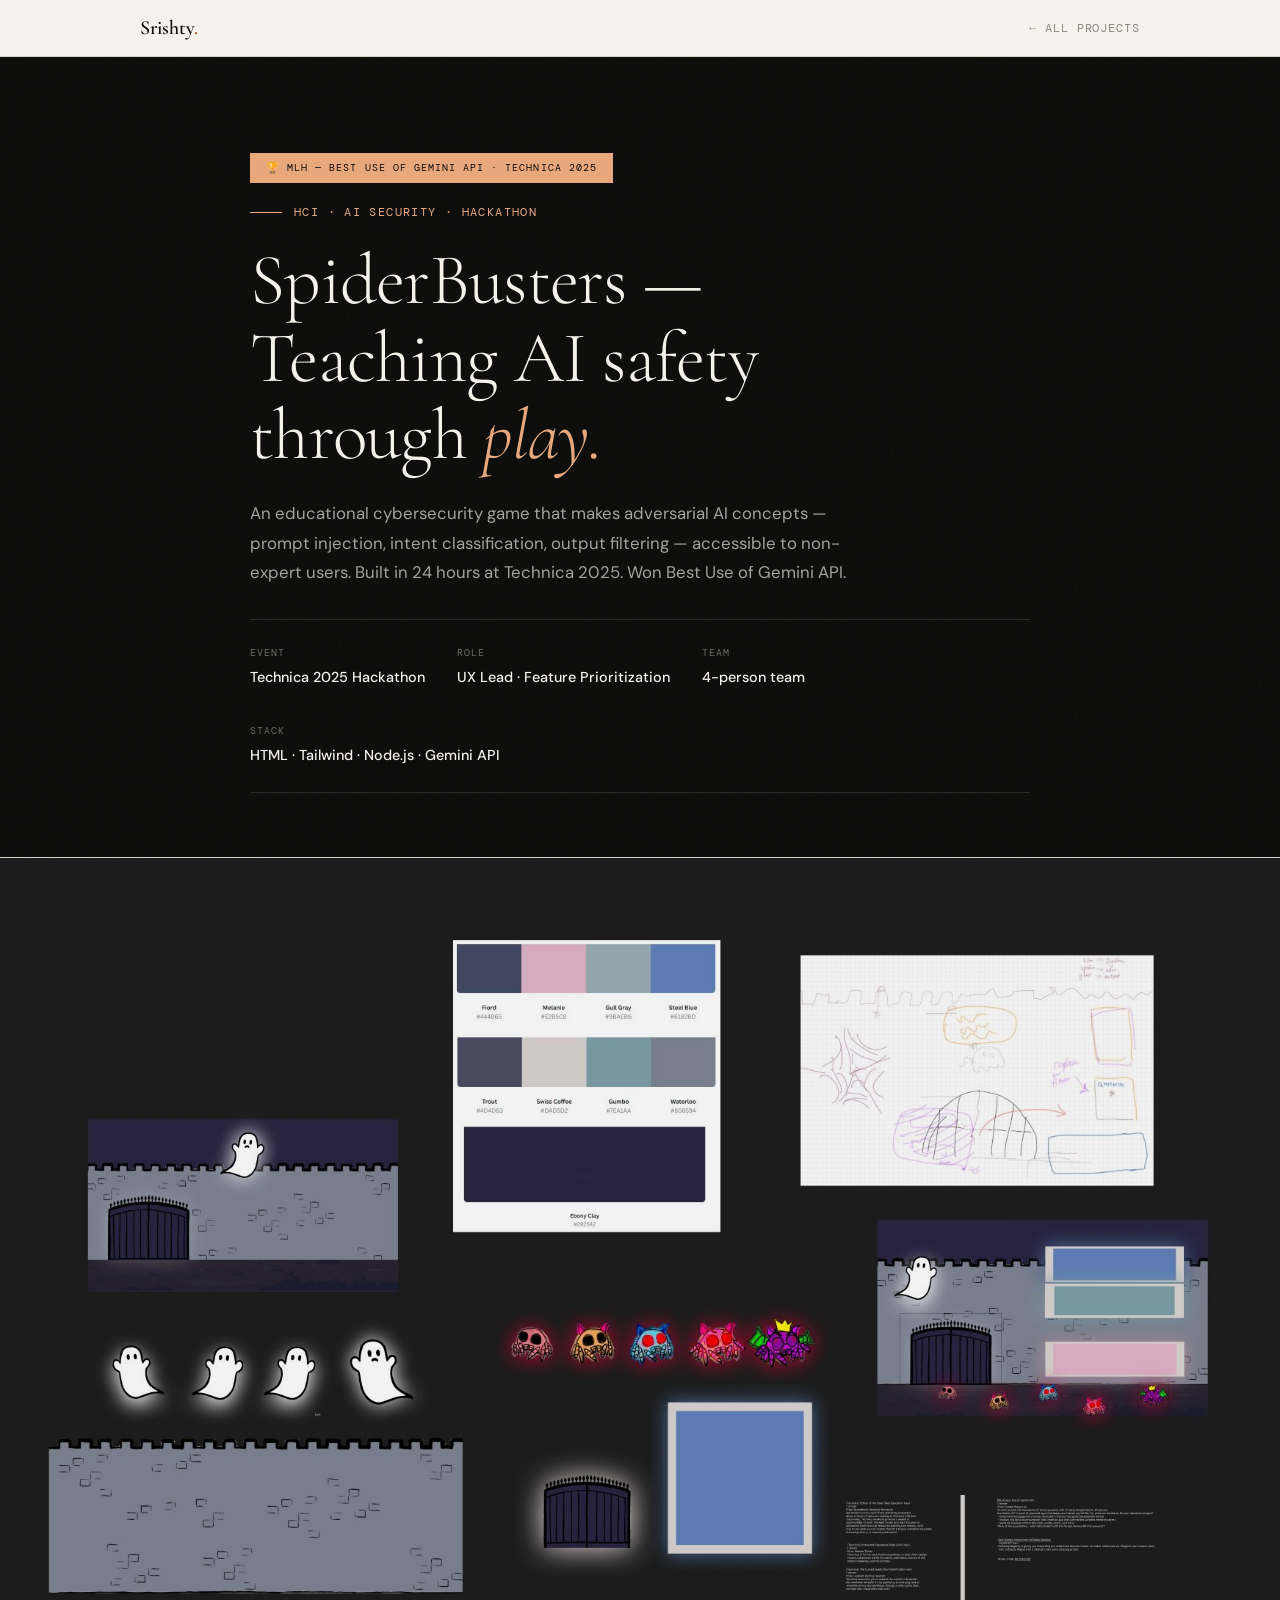
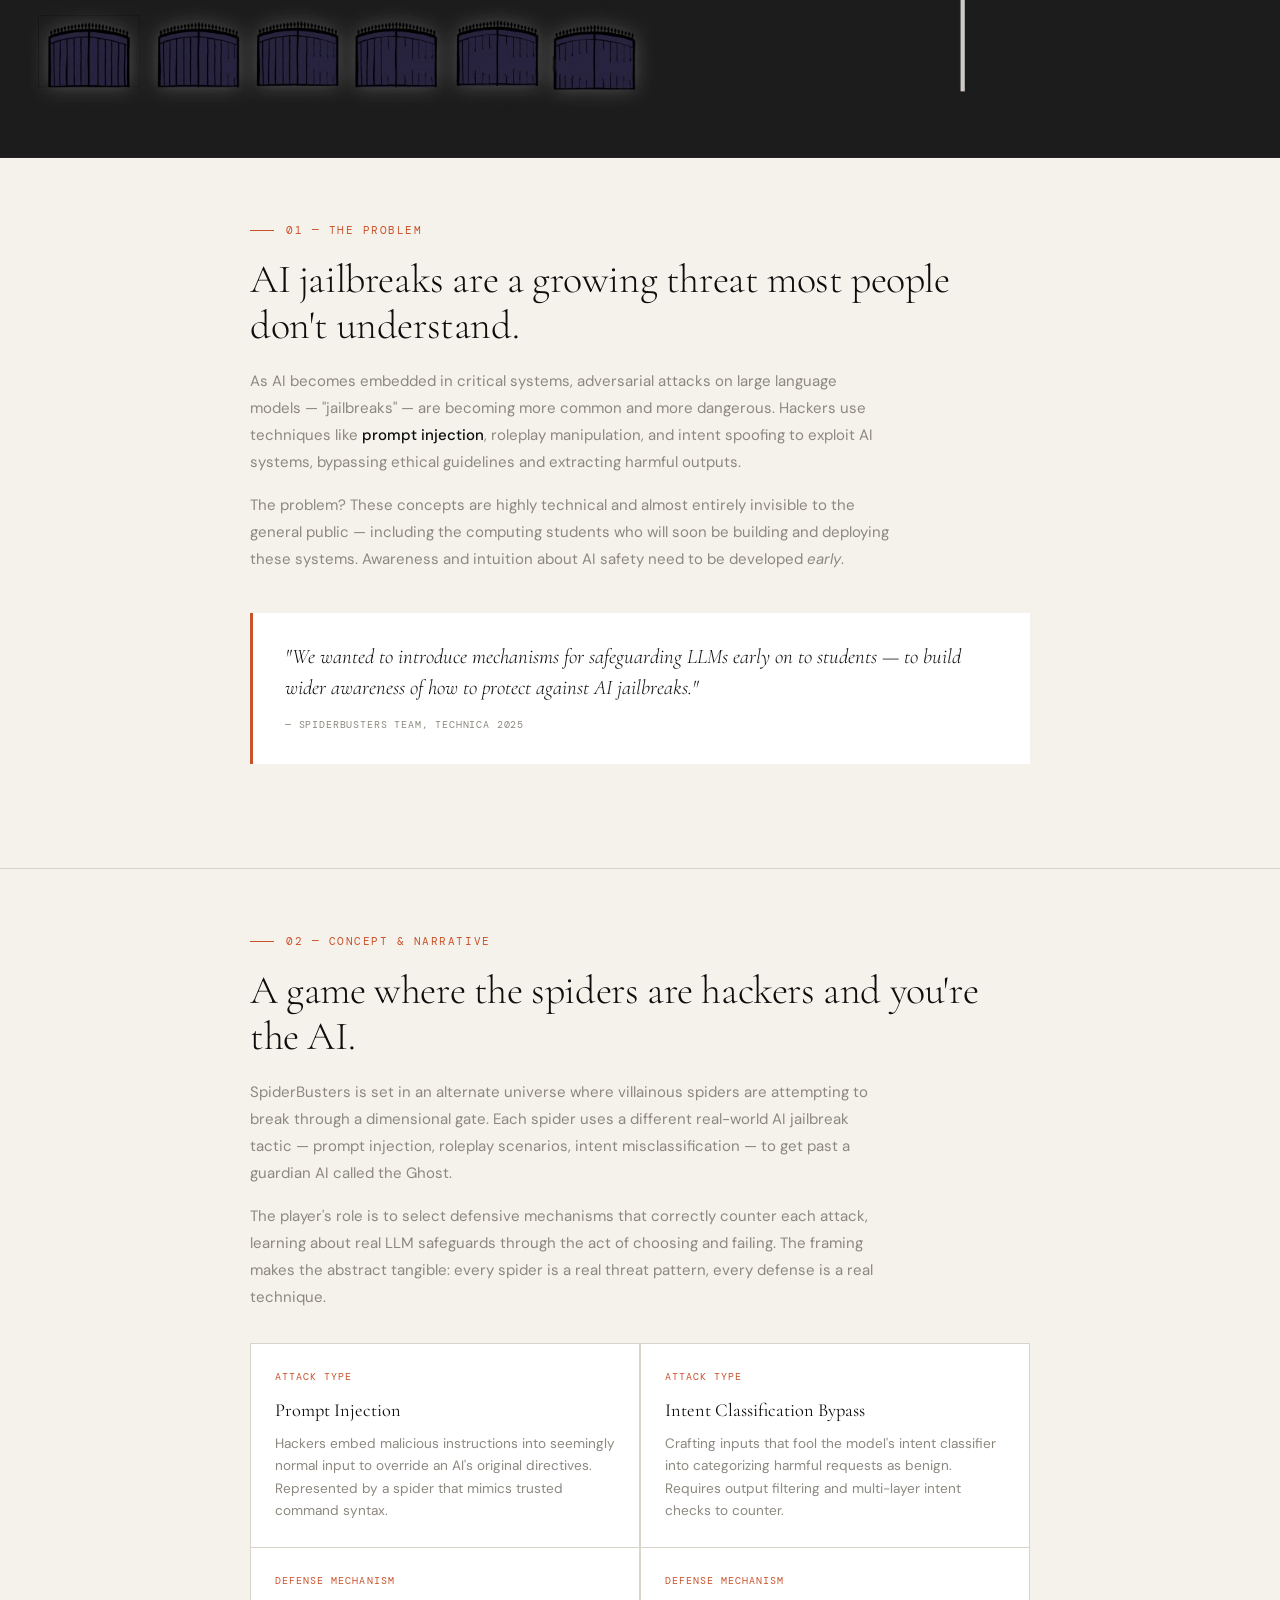
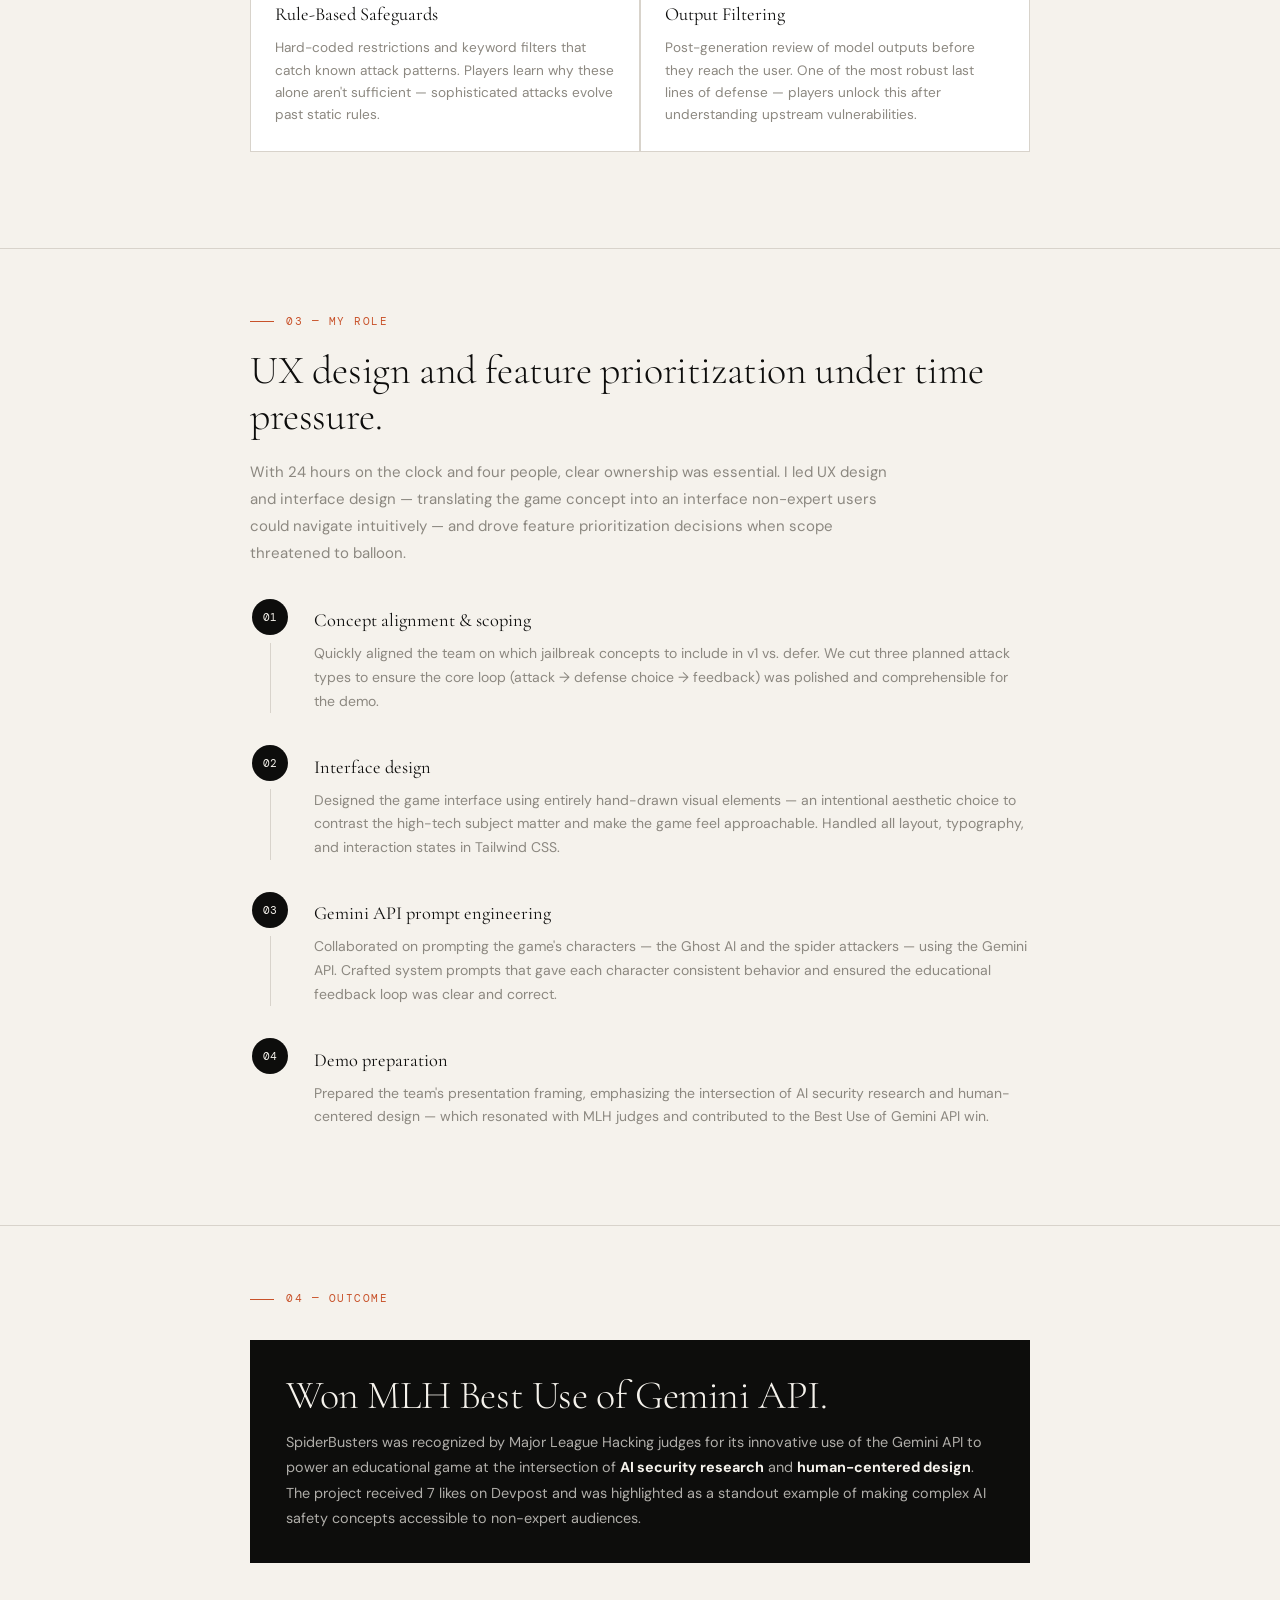
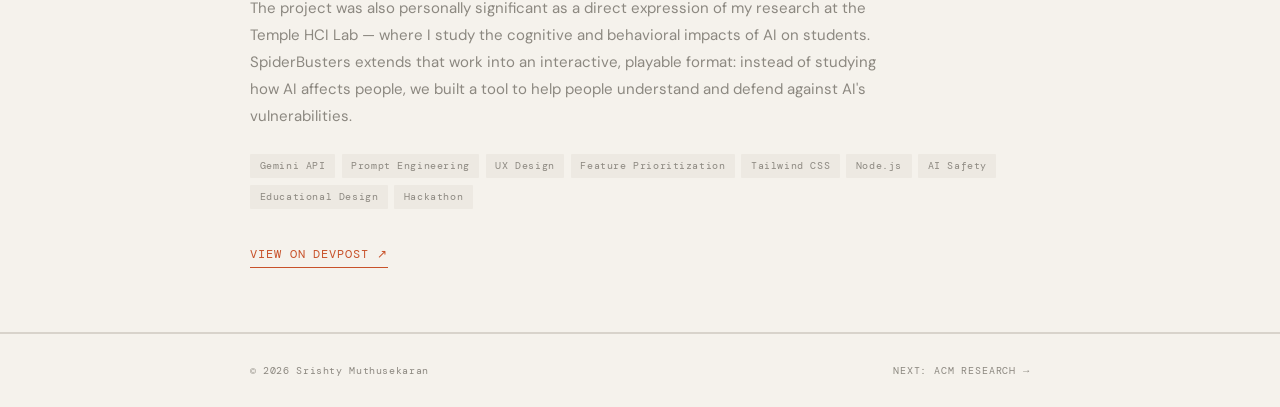
<file: spiderbusters.html>
<!DOCTYPE html>
<html lang="en">
<head>
  <meta charset="UTF-8" />
  <meta name="viewport" content="width=device-width, initial-scale=1.0" />
  <title>SpiderBusters — Srishty Muthusekaran</title>
  <style>
/* ── CASE STUDY SHARED STYLES ── */
@import url('https://fonts.googleapis.com/css2?family=Cormorant+Garamond:ital,wght@0,300;0,400;0,600;1,300;1,400&family=DM+Mono:wght@300;400&family=DM+Sans:wght@300;400;500&display=swap');

:root {
  --ink:      #0d0d0c;
  --paper:    #f5f2ec;
  --accent:   #c8522a;
  --muted:    #8c8880;
  --rule:     #d8d3cb;
  --card-bg:  #ffffff;
  --tag-bg:   #ede9e2;

  --font-display: 'Cormorant Garamond', Georgia, serif;
  --font-mono:    'DM Mono', monospace;
  --font-body:    'DM Sans', sans-serif;
  --max-w: 860px;
}

*, *::before, *::after { box-sizing: border-box; margin: 0; padding: 0; }
html { scroll-behavior: smooth; }

body {
  background: var(--paper);
  color: var(--ink);
  font-family: var(--font-body);
  font-size: 15px;
  line-height: 1.65;
  -webkit-font-smoothing: antialiased;
}

body::before {
  content: '';
  position: fixed; inset: 0; z-index: 0;
  pointer-events: none;
  background-image: url("data:image/svg+xml,%3Csvg viewBox='0 0 256 256' xmlns='http://www.w3.org/2000/svg'%3E%3Cfilter id='n'%3E%3CfeTurbulence type='fractalNoise' baseFrequency='0.9' numOctaves='4' stitchTiles='stitch'/%3E%3C/filter%3E%3Crect width='100%25' height='100%25' filter='url(%23n)' opacity='0.04'/%3E%3C/svg%3E");
  opacity: .45;
}

/* ── NAV ── */
nav {
  position: sticky; top: 0; z-index: 100;
  background: rgba(245,242,236,.88);
  backdrop-filter: blur(12px);
  border-bottom: 1px solid var(--rule);
}
.nav-inner {
  max-width: 1080px; margin: 0 auto;
  padding: 0 clamp(1.25rem,5vw,2.5rem);
  display: flex; align-items: center; justify-content: space-between;
  height: 56px;
}
.nav-logo {
  font-family: var(--font-display); font-size: 1.25rem; font-weight: 600;
  color: var(--ink); text-decoration: none;
}
.nav-logo span { color: var(--accent); }
.nav-back {
  font-family: var(--font-mono); font-size: .72rem;
  letter-spacing: .08em; text-transform: uppercase;
  color: var(--muted); text-decoration: none;
  display: flex; align-items: center; gap: .4rem;
  transition: color .2s;
}
.nav-back:hover { color: var(--accent); }

/* ── WRAP ── */
.wrap { max-width: var(--max-w); margin: 0 auto; padding: 0 clamp(1.25rem,5vw,2.5rem); position: relative; z-index: 1; }

/* ── HERO ── */
.cs-hero {
  padding: clamp(3.5rem,8vw,6rem) 0 clamp(2.5rem,5vw,4rem);
  border-bottom: 1px solid var(--rule);
}
.cs-eyebrow {
  font-family: var(--font-mono); font-size: .72rem;
  letter-spacing: .12em; text-transform: uppercase;
  color: var(--accent); margin-bottom: 1.25rem;
  display: flex; align-items: center; gap: .75rem;
}
.cs-eyebrow::before {
  content: ''; display: block; width: 2rem; height: 1px; background: var(--accent);
}
.cs-title {
  font-family: var(--font-display);
  font-size: clamp(2.5rem,6vw,4.5rem);
  font-weight: 300; line-height: 1.08; letter-spacing: -.01em;
  margin-bottom: 1.5rem;
}
.cs-title em { font-style: italic; color: var(--accent); }
.cs-summary {
  font-size: 1.05rem; color: var(--muted);
  line-height: 1.75; max-width: 600px;
  margin-bottom: 2rem;
}
.cs-meta {
  display: flex; flex-wrap: wrap; gap: 2rem;
  padding: 1.5rem 0;
  border-top: 1px solid var(--rule);
  border-bottom: 1px solid var(--rule);
}
.cs-meta-item {}
.cs-meta-label {
  font-family: var(--font-mono); font-size: .65rem;
  letter-spacing: .1em; text-transform: uppercase;
  color: var(--muted); margin-bottom: .3rem;
}
.cs-meta-value { font-size: .9rem; font-weight: 500; }

/* ── CONTENT SECTIONS ── */
.cs-section { padding: clamp(2.5rem,6vw,4rem) 0; border-bottom: 1px solid var(--rule); }
.cs-section:last-child { border-bottom: none; }

.cs-section-label {
  font-family: var(--font-mono); font-size: .68rem;
  letter-spacing: .14em; text-transform: uppercase;
  color: var(--accent); margin-bottom: 1rem;
  display: flex; align-items: center; gap: .75rem;
}
.cs-section-label::before {
  content: ''; display: block; width: 1.5rem; height: 1px; background: var(--accent);
}
.cs-h2 {
  font-family: var(--font-display);
  font-size: clamp(1.75rem,3.5vw,2.5rem);
  font-weight: 300; letter-spacing: -.01em;
  line-height: 1.15; margin-bottom: 1.25rem;
}
.cs-prose {
  font-size: .9375rem; color: var(--muted);
  line-height: 1.8; max-width: 640px;
}
.cs-prose + .cs-prose { margin-top: 1rem; }
.cs-prose strong { color: var(--ink); font-weight: 500; }

/* ── PULL QUOTE ── */
.cs-quote {
  margin: 2.5rem 0;
  padding: 1.75rem 2rem;
  border-left: 3px solid var(--accent);
  background: var(--card-bg);
}
.cs-quote p {
  font-family: var(--font-display);
  font-size: 1.3rem; font-weight: 300;
  font-style: italic; line-height: 1.5;
  color: var(--ink); margin-bottom: .5rem;
}
.cs-quote cite {
  font-family: var(--font-mono); font-size: .65rem;
  letter-spacing: .08em; text-transform: uppercase;
  color: var(--muted); font-style: normal;
}

/* ── STAT ROW ── */
.cs-stats {
  display: flex; flex-wrap: wrap; gap: 0;
  margin: 2rem 0;
  border: 1.5px solid var(--rule);
  background: var(--rule);
}
.cs-stat {
  background: var(--card-bg);
  padding: 1.5rem 2rem; flex: 1; min-width: 140px;
}
.cs-stat-num {
  font-family: var(--font-display);
  font-size: 2.5rem; font-weight: 300;
  color: var(--accent); line-height: 1;
  margin-bottom: .35rem;
}
.cs-stat-label {
  font-family: var(--font-mono); font-size: .65rem;
  letter-spacing: .08em; text-transform: uppercase;
  color: var(--muted);
}

/* ── CARD GRID ── */
.cs-cards {
  display: grid;
  grid-template-columns: repeat(auto-fill, minmax(min(100%,260px),1fr));
  gap: 1.5px; background: var(--rule);
  border: 1.5px solid var(--rule);
  margin: 2rem 0;
}
.cs-card {
  background: var(--card-bg); padding: 1.5rem;
}
.cs-card-label {
  font-family: var(--font-mono); font-size: .65rem;
  letter-spacing: .1em; text-transform: uppercase;
  color: var(--accent); margin-bottom: .6rem;
}
.cs-card-title {
  font-family: var(--font-display); font-size: 1.15rem;
  font-weight: 400; margin-bottom: .5rem;
}
.cs-card-body {
  font-size: .85rem; color: var(--muted); line-height: 1.65;
}

/* ── PROCESS STEPS ── */
.cs-steps { display: flex; flex-direction: column; gap: 0; margin: 2rem 0; }
.cs-step {
  display: grid; grid-template-columns: 40px 1fr;
  gap: 0 1.5rem; padding-bottom: 2rem;
}
.cs-step:last-child { padding-bottom: 0; }
.cs-step-num-col { display: flex; flex-direction: column; align-items: center; }
.cs-step-num {
  width: 36px; height: 36px; border-radius: 50%;
  background: var(--ink); color: var(--paper);
  font-family: var(--font-mono); font-size: .7rem;
  display: flex; align-items: center; justify-content: center;
  flex-shrink: 0;
}
.cs-step-line {
  flex: 1; width: 1px; background: var(--rule); margin-top: .5rem;
}
.cs-step:last-child .cs-step-line { display: none; }
.cs-step-content { padding-top: .4rem; }
.cs-step-title {
  font-family: var(--font-display); font-size: 1.15rem;
  font-weight: 400; margin-bottom: .4rem;
}
.cs-step-body { font-size: .875rem; color: var(--muted); line-height: 1.7; }

/* ── TAGS ── */
.cs-tags { display: flex; flex-wrap: wrap; gap: .4rem; margin-top: 1.5rem; }
.tag {
  background: var(--tag-bg); color: var(--muted);
  font-family: var(--font-mono); font-size: .62rem;
  letter-spacing: .06em; padding: .25rem .6rem; border-radius: 1px;
}

/* ── HIGHLIGHT BOX ── */
.cs-highlight {
  background: var(--ink); color: var(--paper);
  padding: 2rem 2.25rem; margin: 2rem 0;
}
.cs-highlight .cs-h2 { color: var(--paper); margin-bottom: .75rem; }
.cs-highlight p { color: rgba(245,242,236,.7); font-size: .9rem; line-height: 1.75; }
.cs-highlight strong { color: var(--paper); }

/* ── FINDING LIST ── */
.cs-findings { list-style: none; margin: 1.25rem 0; }
.cs-findings li {
  font-size: .9rem; color: var(--muted); line-height: 1.7;
  padding: .75rem 0; border-bottom: 1px solid var(--rule);
  display: flex; gap: 1rem; align-items: flex-start;
}
.cs-findings li:last-child { border-bottom: none; }
.cs-findings li::before {
  content: '→'; color: var(--accent);
  font-family: var(--font-mono); font-size: .75rem;
  flex-shrink: 0; margin-top: .1rem;
}
.cs-findings li strong { color: var(--ink); font-weight: 500; }

/* ── FOOTER ── */
footer {
  border-top: 1px solid var(--rule); padding: 1.75rem 0;
}
.footer-inner {
  display: flex; align-items: center; justify-content: space-between; flex-wrap: wrap; gap: 1rem;
}
.footer-copy {
  font-family: var(--font-mono); font-size: .65rem;
  letter-spacing: .06em; color: var(--muted);
}
.footer-next {
  font-family: var(--font-mono); font-size: .65rem;
  letter-spacing: .08em; text-transform: uppercase;
  color: var(--muted); text-decoration: none; transition: color .2s;
}
.footer-next:hover { color: var(--accent); }

/* ── ANIMATIONS ── */
.fade-up {
  opacity: 0; transform: translateY(22px);
  transition: opacity .55s ease, transform .55s ease;
}
.fade-up.visible { opacity: 1; transform: none; }

/* ── RESPONSIVE ── */
@media (max-width: 600px) {
  .cs-stats { flex-direction: column; }
}

</style>
  <style>
    /* SpiderBusters gets a dark hero accent */
    .cs-hero { background: var(--ink); color: var(--paper); }
    .cs-hero .cs-eyebrow { color: #e8a87c; }
    .cs-hero .cs-eyebrow::before { background: #e8a87c; }
    .cs-hero .cs-title { color: var(--paper); }
    .cs-hero .cs-title em { color: #e8a87c; }
    .cs-hero .cs-summary { color: rgba(245,242,236,.65); }
    .cs-hero .cs-meta { border-color: rgba(255,255,255,.12); }
    .cs-hero .cs-meta-label { color: rgba(245,242,236,.4); }
    .cs-hero .cs-meta-value { color: var(--paper); }
    .cs-hero .cs-meta { border-top-color: rgba(255,255,255,.12); border-bottom-color: rgba(255,255,255,.12); }
    .winner-badge {
      display: inline-flex; align-items: center; gap: .5rem;
      background: #e8a87c; color: var(--ink);
      font-family: var(--font-mono); font-size: .65rem;
      letter-spacing: .1em; text-transform: uppercase;
      padding: .4rem 1rem; margin-bottom: 1.25rem;
    }
  </style>
</head>
<body>

<nav>
  <div class="nav-inner">
    <a href="index.html" class="nav-logo">Srishty<span>.</span></a>
    <a href="index.html#projects" class="nav-back">← All Projects</a>
  </div>
</nav>

<!-- HERO -->
<section class="cs-hero">
  <div class="wrap">
    <div class="winner-badge fade-up">🏆 MLH — Best Use of Gemini API · Technica 2025</div>
    <p class="cs-eyebrow fade-up">HCI · AI Security · Hackathon</p>
    <h1 class="cs-title fade-up">SpiderBusters —<br>Teaching AI safety<br>through <em>play.</em></h1>
    <p class="cs-summary fade-up">An educational cybersecurity game that makes adversarial AI concepts — prompt injection, intent classification, output filtering — accessible to non-expert users. Built in 24 hours at Technica 2025. Won Best Use of Gemini API.</p>
    <div class="cs-meta fade-up">
      <div class="cs-meta-item">
        <p class="cs-meta-label">Event</p>
        <p class="cs-meta-value">Technica 2025 Hackathon</p>
      </div>
      <div class="cs-meta-item">
        <p class="cs-meta-label">Role</p>
        <p class="cs-meta-value">UX Lead · Feature Prioritization</p>
      </div>
      <div class="cs-meta-item">
        <p class="cs-meta-label">Team</p>
        <p class="cs-meta-value">4-person team</p>
      </div>
      <div class="cs-meta-item">
        <p class="cs-meta-label">Stack</p>
        <p class="cs-meta-value">HTML · Tailwind · Node.js · Gemini API</p>
      </div>
    </div>
  </div>
</section>

<div style="border-bottom:1px solid #222;background:#0a0a0a;overflow:hidden;max-height:900px;"><img src="[data-uri]" alt="SpiderBusters design assets" style="width:100%;display:block;object-fit:cover;object-position:top left;opacity:.95;" /></div>

<!-- OVERVIEW -->
<section class="cs-section">
  <div class="wrap">
    <p class="cs-section-label fade-up">01 — The Problem</p>
    <h2 class="cs-h2 fade-up">AI jailbreaks are a growing threat most people don't understand.</h2>
    <p class="cs-prose fade-up">As AI becomes embedded in critical systems, adversarial attacks on large language models — "jailbreaks" — are becoming more common and more dangerous. Hackers use techniques like <strong>prompt injection</strong>, roleplay manipulation, and intent spoofing to exploit AI systems, bypassing ethical guidelines and extracting harmful outputs.</p>
    <p class="cs-prose fade-up">The problem? These concepts are highly technical and almost entirely invisible to the general public — including the computing students who will soon be building and deploying these systems. Awareness and intuition about AI safety need to be developed <em>early</em>.</p>

    <div class="cs-quote fade-up">
      <p>"We wanted to introduce mechanisms for safeguarding LLMs early on to students — to build wider awareness of how to protect against AI jailbreaks."</p>
      <cite>— SpiderBusters team, Technica 2025</cite>
    </div>
  </div>
</section>

<!-- CONCEPT -->
<section class="cs-section">
  <div class="wrap">
    <p class="cs-section-label fade-up">02 — Concept & Narrative</p>
    <h2 class="cs-h2 fade-up">A game where the spiders are hackers and you're the AI.</h2>
    <p class="cs-prose fade-up">SpiderBusters is set in an alternate universe where villainous spiders are attempting to break through a dimensional gate. Each spider uses a different real-world AI jailbreak tactic — prompt injection, roleplay scenarios, intent misclassification — to get past a guardian AI called the Ghost.</p>
    <p class="cs-prose fade-up">The player's role is to select defensive mechanisms that correctly counter each attack, learning about real LLM safeguards through the act of choosing and failing. The framing makes the abstract tangible: every spider is a real threat pattern, every defense is a real technique.</p>

    <div class="cs-cards fade-up">
      <div class="cs-card">
        <p class="cs-card-label">Attack Type</p>
        <p class="cs-card-title">Prompt Injection</p>
        <p class="cs-card-body">Hackers embed malicious instructions into seemingly normal input to override an AI's original directives. Represented by a spider that mimics trusted command syntax.</p>
      </div>
      <div class="cs-card">
        <p class="cs-card-label">Attack Type</p>
        <p class="cs-card-title">Intent Classification Bypass</p>
        <p class="cs-card-body">Crafting inputs that fool the model's intent classifier into categorizing harmful requests as benign. Requires output filtering and multi-layer intent checks to counter.</p>
      </div>
      <div class="cs-card">
        <p class="cs-card-label">Defense Mechanism</p>
        <p class="cs-card-title">Rule-Based Safeguards</p>
        <p class="cs-card-body">Hard-coded restrictions and keyword filters that catch known attack patterns. Players learn why these alone aren't sufficient — sophisticated attacks evolve past static rules.</p>
      </div>
      <div class="cs-card">
        <p class="cs-card-label">Defense Mechanism</p>
        <p class="cs-card-title">Output Filtering</p>
        <p class="cs-card-body">Post-generation review of model outputs before they reach the user. One of the most robust last lines of defense — players unlock this after understanding upstream vulnerabilities.</p>
      </div>
    </div>
  </div>
</section>

<!-- MY ROLE -->
<section class="cs-section">
  <div class="wrap">
    <p class="cs-section-label fade-up">03 — My Role</p>
    <h2 class="cs-h2 fade-up">UX design and feature prioritization under time pressure.</h2>
    <p class="cs-prose fade-up">With 24 hours on the clock and four people, clear ownership was essential. I led UX design and interface design — translating the game concept into an interface non-expert users could navigate intuitively — and drove feature prioritization decisions when scope threatened to balloon.</p>

    <div class="cs-steps fade-up">
      <div class="cs-step">
        <div class="cs-step-num-col"><div class="cs-step-num">01</div><div class="cs-step-line"></div></div>
        <div class="cs-step-content">
          <p class="cs-step-title">Concept alignment & scoping</p>
          <p class="cs-step-body">Quickly aligned the team on which jailbreak concepts to include in v1 vs. defer. We cut three planned attack types to ensure the core loop (attack → defense choice → feedback) was polished and comprehensible for the demo.</p>
        </div>
      </div>
      <div class="cs-step">
        <div class="cs-step-num-col"><div class="cs-step-num">02</div><div class="cs-step-line"></div></div>
        <div class="cs-step-content">
          <p class="cs-step-title">Interface design</p>
          <p class="cs-step-body">Designed the game interface using entirely hand-drawn visual elements — an intentional aesthetic choice to contrast the high-tech subject matter and make the game feel approachable. Handled all layout, typography, and interaction states in Tailwind CSS.</p>
        </div>
      </div>
      <div class="cs-step">
        <div class="cs-step-num-col"><div class="cs-step-num">03</div><div class="cs-step-line"></div></div>
        <div class="cs-step-content">
          <p class="cs-step-title">Gemini API prompt engineering</p>
          <p class="cs-step-body">Collaborated on prompting the game's characters — the Ghost AI and the spider attackers — using the Gemini API. Crafted system prompts that gave each character consistent behavior and ensured the educational feedback loop was clear and correct.</p>
        </div>
      </div>
      <div class="cs-step">
        <div class="cs-step-num-col"><div class="cs-step-num">04</div><div class="cs-step-line"></div></div>
        <div class="cs-step-content">
          <p class="cs-step-title">Demo preparation</p>
          <p class="cs-step-body">Prepared the team's presentation framing, emphasizing the intersection of AI security research and human-centered design — which resonated with MLH judges and contributed to the Best Use of Gemini API win.</p>
        </div>
      </div>
    </div>
  </div>
</section>

<!-- OUTCOME -->
<section class="cs-section">
  <div class="wrap">
    <p class="cs-section-label fade-up">04 — Outcome</p>

    <div class="cs-highlight fade-up">
      <h2 class="cs-h2">Won MLH Best Use of Gemini API.</h2>
      <p>SpiderBusters was recognized by Major League Hacking judges for its innovative use of the Gemini API to power an educational game at the intersection of <strong>AI security research</strong> and <strong>human-centered design</strong>. The project received 7 likes on Devpost and was highlighted as a standout example of making complex AI safety concepts accessible to non-expert audiences.</p>
    </div>

    <p class="cs-prose fade-up" style="margin-top: 1.5rem;">The project was also personally significant as a direct expression of my research at the Temple HCI Lab — where I study the cognitive and behavioral impacts of AI on students. SpiderBusters extends that work into an interactive, playable format: instead of studying how AI affects people, we built a tool to help people understand and defend against AI's vulnerabilities.</p>

    <div class="cs-tags fade-up" style="margin-top: 1.5rem;">
      <span class="tag">Gemini API</span>
      <span class="tag">Prompt Engineering</span>
      <span class="tag">UX Design</span>
      <span class="tag">Feature Prioritization</span>
      <span class="tag">Tailwind CSS</span>
      <span class="tag">Node.js</span>
      <span class="tag">AI Safety</span>
      <span class="tag">Educational Design</span>
      <span class="tag">Hackathon</span>
    </div>

    <div style="margin-top: 2rem;" class="fade-up">
      <a href="https://devpost.com/software/spiderbuster" target="_blank" rel="noopener" style="display:inline-flex;align-items:center;gap:.5rem;font-family:var(--font-mono);font-size:.72rem;letter-spacing:.08em;text-transform:uppercase;color:var(--accent);text-decoration:none;border-bottom:1px solid var(--accent);padding-bottom:.2rem;transition:opacity .2s;">
        View on Devpost ↗
      </a>
    </div>
  </div>
</section>

<footer>
  <div class="wrap">
    <div class="footer-inner">
      <p class="footer-copy">© 2026 Srishty Muthusekaran</p>
      <a href="acm-genai.html" class="footer-next">Next: ACM Research →</a>
    </div>
  </div>
</footer>

<script>
  function revealAll() {
    document.querySelectorAll('.fade-up').forEach(el => el.classList.add('visible'));
  }
  revealAll();
  window.addEventListener('DOMContentLoaded', () => {
    document.querySelectorAll('.fade-up').forEach(el => {
      if (el.getBoundingClientRect().top > window.innerHeight) el.classList.remove('visible');
    });
    if ('IntersectionObserver' in window) {
      const obs = new IntersectionObserver(entries => {
        entries.forEach(entry => {
          if (entry.isIntersecting) {
            const siblings = [...(entry.target.parentElement || document.body).querySelectorAll('.fade-up:not(.visible)')];
            setTimeout(() => entry.target.classList.add('visible'), Math.max(0, siblings.indexOf(entry.target)) * 60);
            obs.unobserve(entry.target);
          }
        });
      }, { threshold: 0.01, rootMargin: '0px 0px -20px 0px' });
      document.querySelectorAll('.fade-up:not(.visible)').forEach(el => obs.observe(el));
    }
    setTimeout(revealAll, 800);
  });
</script>

</body>
</html>
</file>
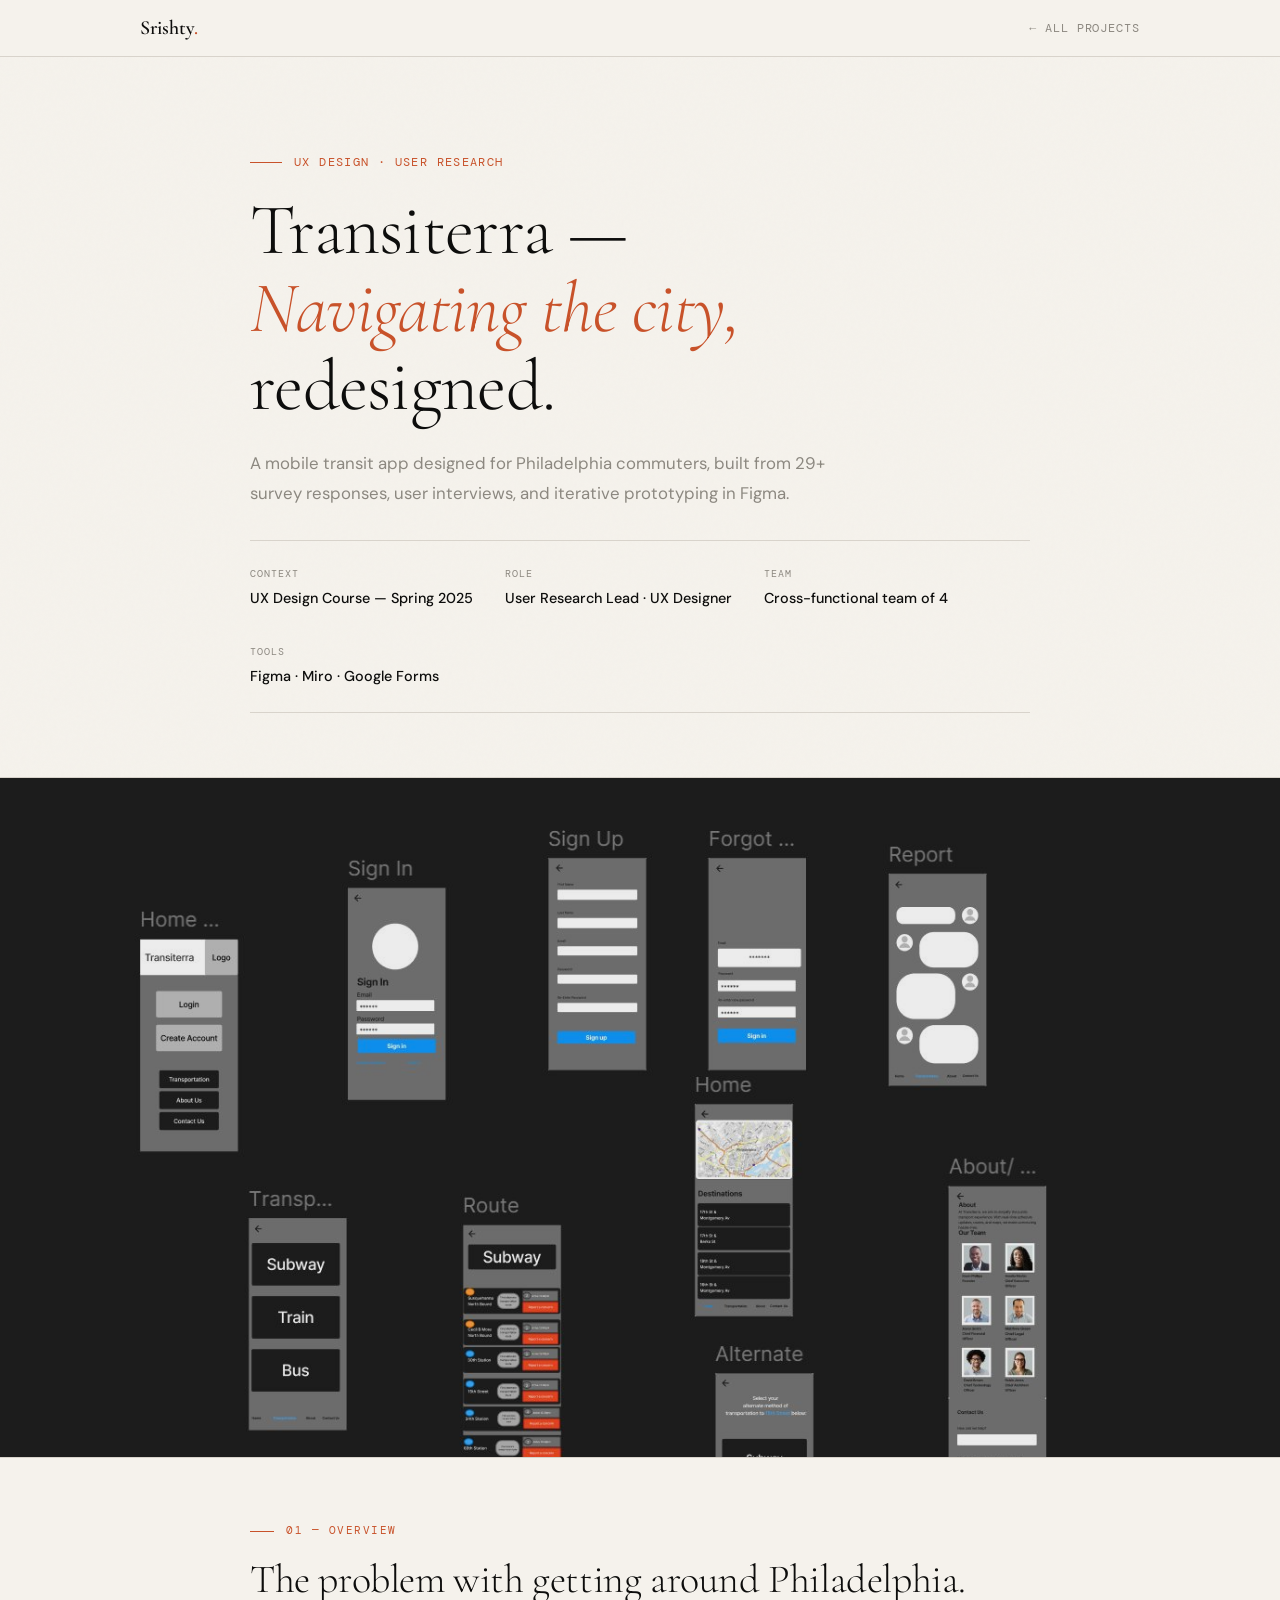
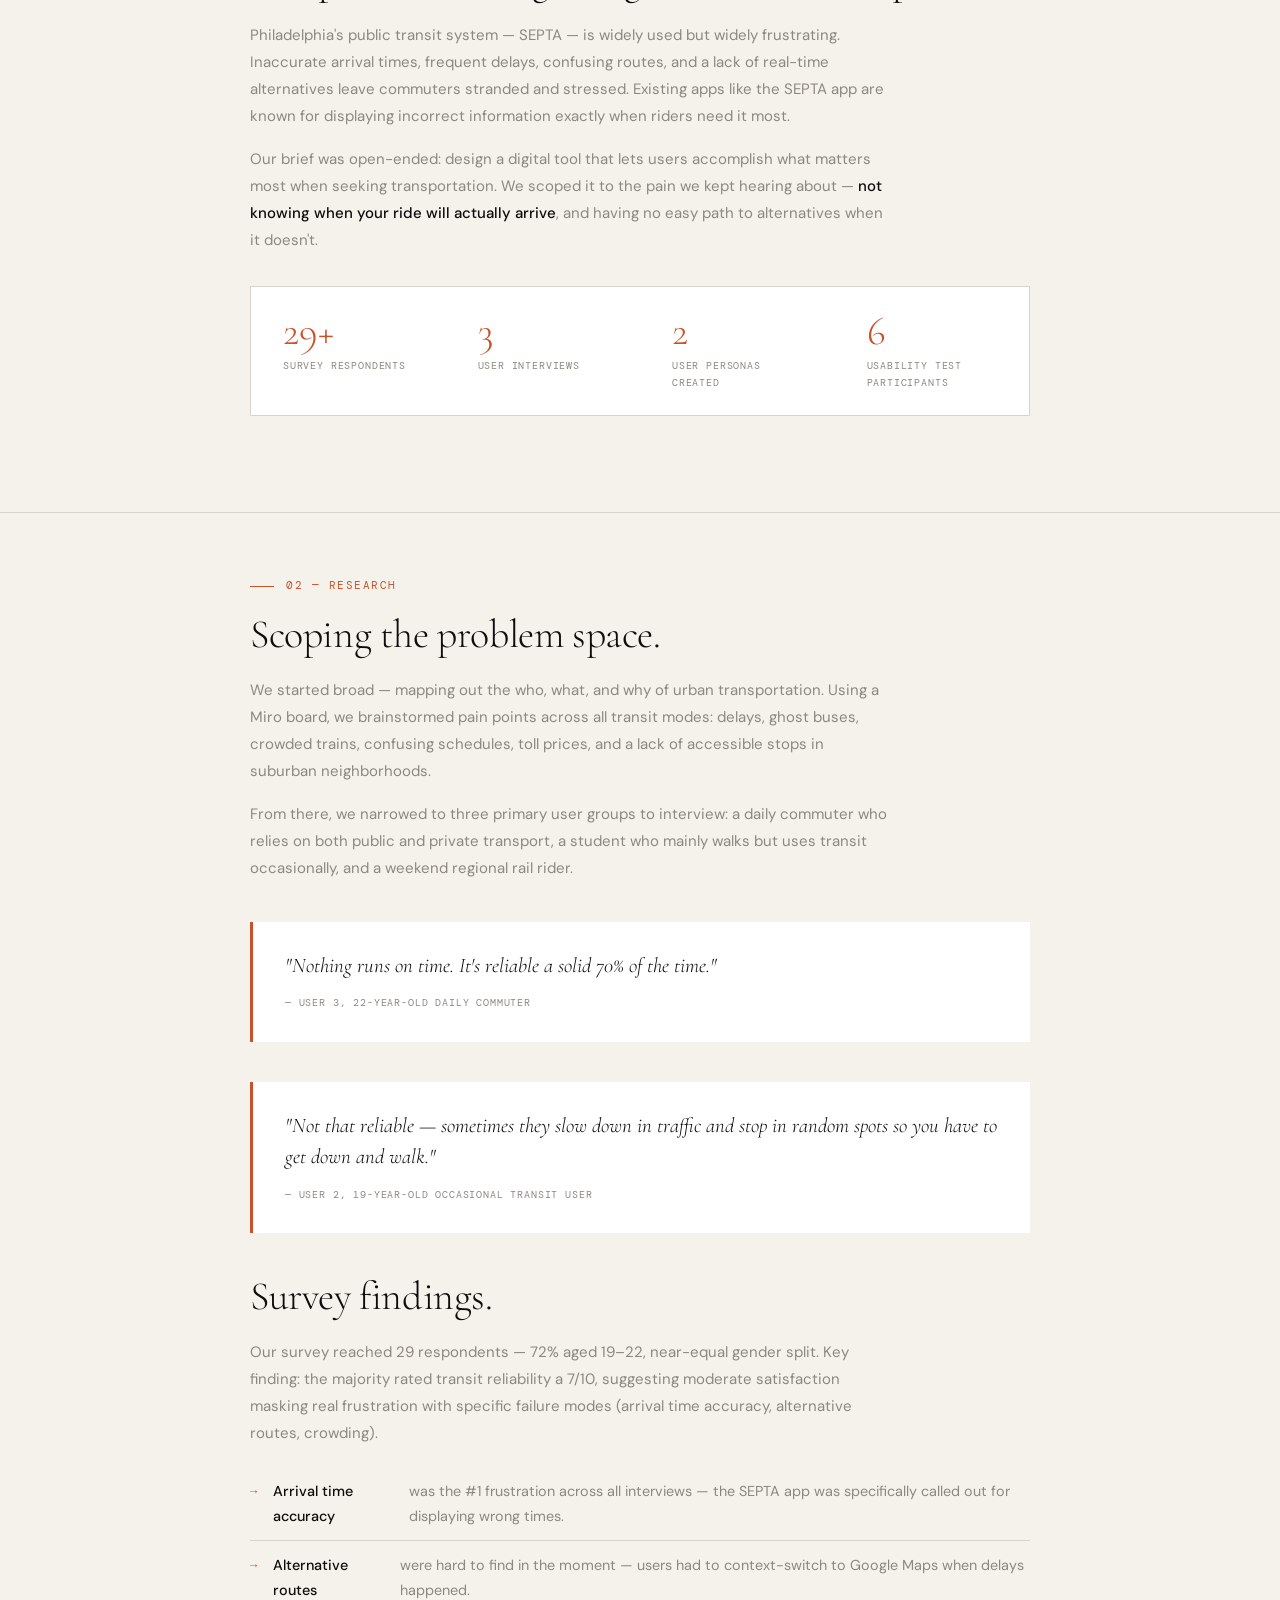
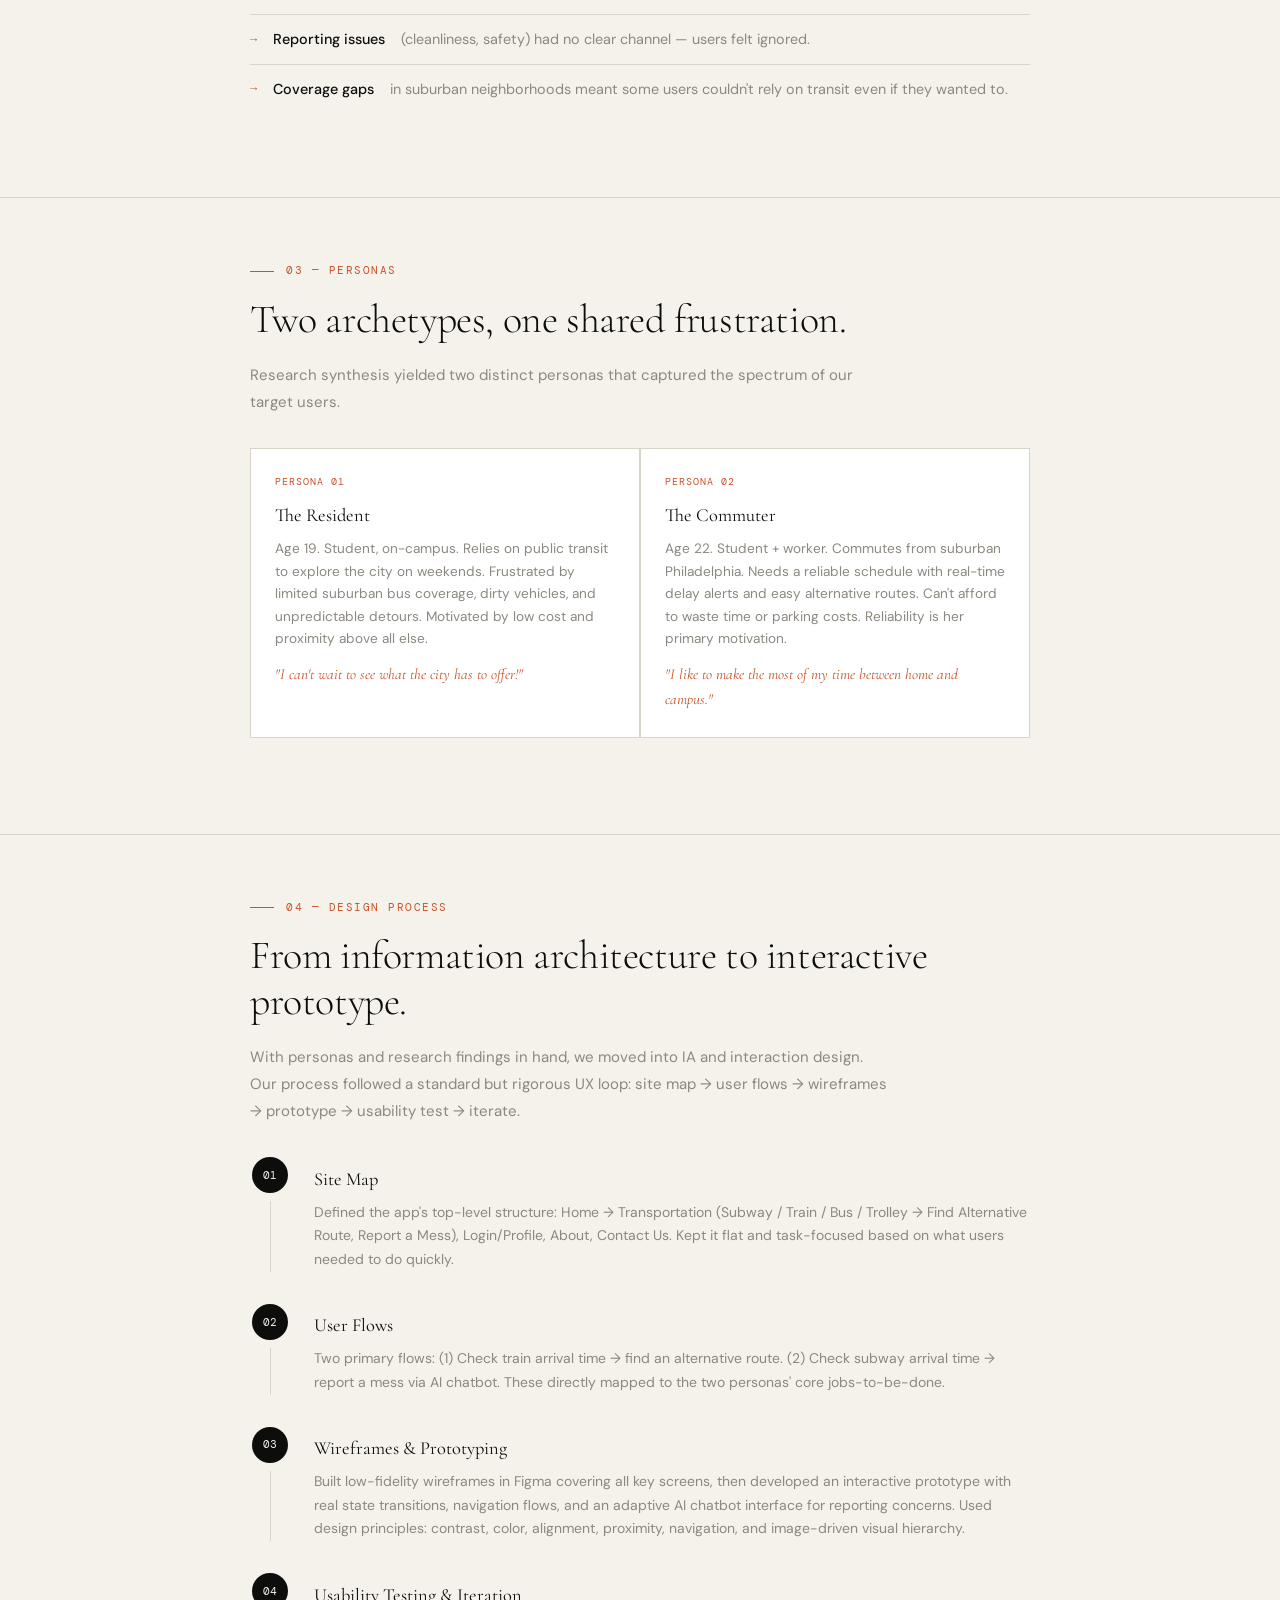
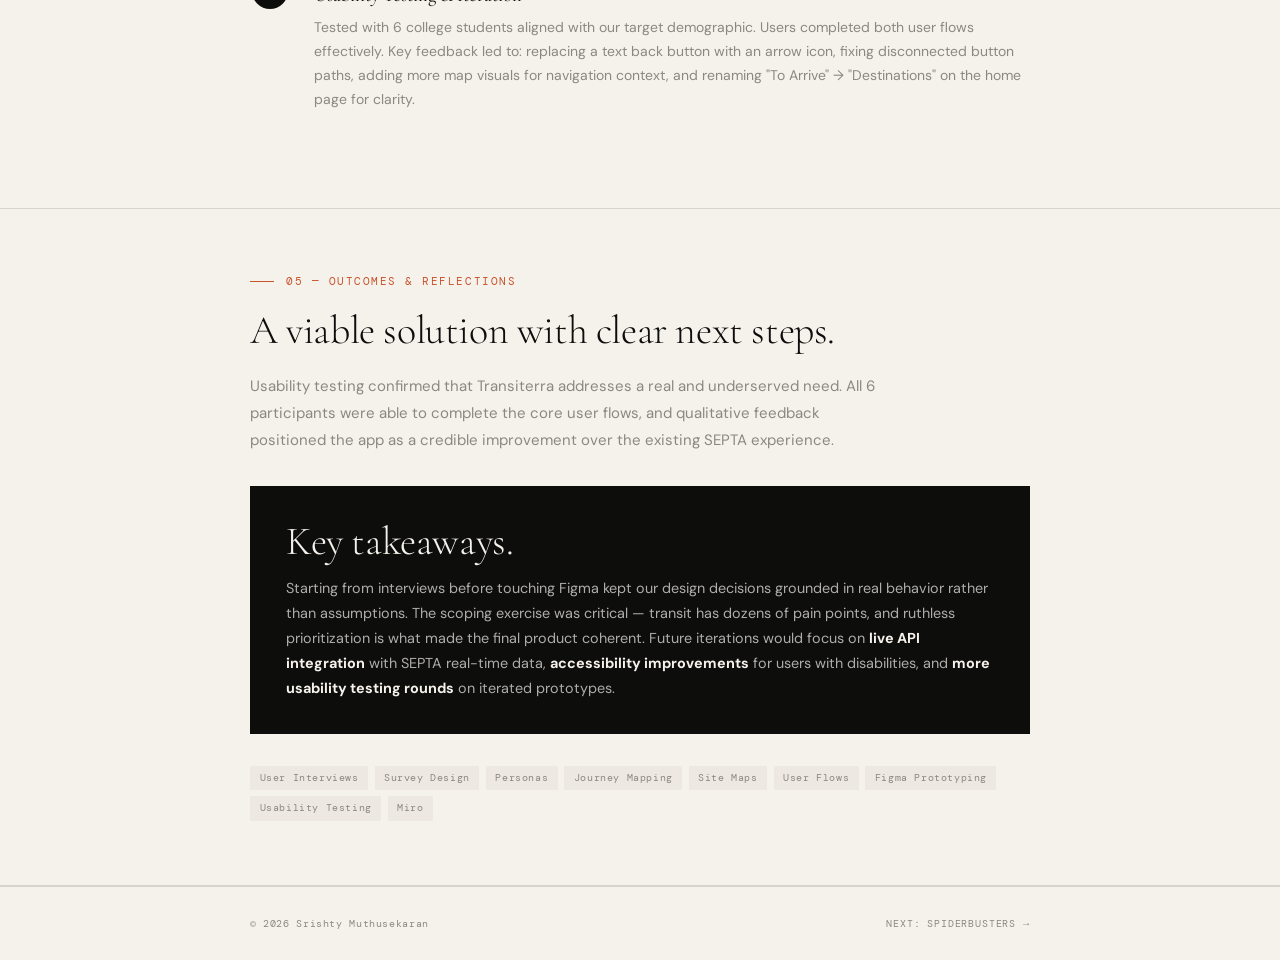
<file: transiterra.html>
<!DOCTYPE html>
<html lang="en">
<head>
  <meta charset="UTF-8" />
  <meta name="viewport" content="width=device-width, initial-scale=1.0" />
  <title>Transiterra — Srishty Muthusekaran</title>
  <style>
/* ── CASE STUDY SHARED STYLES ── */
@import url('https://fonts.googleapis.com/css2?family=Cormorant+Garamond:ital,wght@0,300;0,400;0,600;1,300;1,400&family=DM+Mono:wght@300;400&family=DM+Sans:wght@300;400;500&display=swap');

:root {
  --ink:      #0d0d0c;
  --paper:    #f5f2ec;
  --accent:   #c8522a;
  --muted:    #8c8880;
  --rule:     #d8d3cb;
  --card-bg:  #ffffff;
  --tag-bg:   #ede9e2;

  --font-display: 'Cormorant Garamond', Georgia, serif;
  --font-mono:    'DM Mono', monospace;
  --font-body:    'DM Sans', sans-serif;
  --max-w: 860px;
}

*, *::before, *::after { box-sizing: border-box; margin: 0; padding: 0; }
html { scroll-behavior: smooth; }

body {
  background: var(--paper);
  color: var(--ink);
  font-family: var(--font-body);
  font-size: 15px;
  line-height: 1.65;
  -webkit-font-smoothing: antialiased;
}

body::before {
  content: '';
  position: fixed; inset: 0; z-index: 0;
  pointer-events: none;
  background-image: url("data:image/svg+xml,%3Csvg viewBox='0 0 256 256' xmlns='http://www.w3.org/2000/svg'%3E%3Cfilter id='n'%3E%3CfeTurbulence type='fractalNoise' baseFrequency='0.9' numOctaves='4' stitchTiles='stitch'/%3E%3C/filter%3E%3Crect width='100%25' height='100%25' filter='url(%23n)' opacity='0.04'/%3E%3C/svg%3E");
  opacity: .45;
}

/* ── NAV ── */
nav {
  position: sticky; top: 0; z-index: 100;
  background: rgba(245,242,236,.88);
  backdrop-filter: blur(12px);
  border-bottom: 1px solid var(--rule);
}
.nav-inner {
  max-width: 1080px; margin: 0 auto;
  padding: 0 clamp(1.25rem,5vw,2.5rem);
  display: flex; align-items: center; justify-content: space-between;
  height: 56px;
}
.nav-logo {
  font-family: var(--font-display); font-size: 1.25rem; font-weight: 600;
  color: var(--ink); text-decoration: none;
}
.nav-logo span { color: var(--accent); }
.nav-back {
  font-family: var(--font-mono); font-size: .72rem;
  letter-spacing: .08em; text-transform: uppercase;
  color: var(--muted); text-decoration: none;
  display: flex; align-items: center; gap: .4rem;
  transition: color .2s;
}
.nav-back:hover { color: var(--accent); }

/* ── WRAP ── */
.wrap { max-width: var(--max-w); margin: 0 auto; padding: 0 clamp(1.25rem,5vw,2.5rem); position: relative; z-index: 1; }

/* ── HERO ── */
.cs-hero {
  padding: clamp(3.5rem,8vw,6rem) 0 clamp(2.5rem,5vw,4rem);
  border-bottom: 1px solid var(--rule);
}
.cs-eyebrow {
  font-family: var(--font-mono); font-size: .72rem;
  letter-spacing: .12em; text-transform: uppercase;
  color: var(--accent); margin-bottom: 1.25rem;
  display: flex; align-items: center; gap: .75rem;
}
.cs-eyebrow::before {
  content: ''; display: block; width: 2rem; height: 1px; background: var(--accent);
}
.cs-title {
  font-family: var(--font-display);
  font-size: clamp(2.5rem,6vw,4.5rem);
  font-weight: 300; line-height: 1.08; letter-spacing: -.01em;
  margin-bottom: 1.5rem;
}
.cs-title em { font-style: italic; color: var(--accent); }
.cs-summary {
  font-size: 1.05rem; color: var(--muted);
  line-height: 1.75; max-width: 600px;
  margin-bottom: 2rem;
}
.cs-meta {
  display: flex; flex-wrap: wrap; gap: 2rem;
  padding: 1.5rem 0;
  border-top: 1px solid var(--rule);
  border-bottom: 1px solid var(--rule);
}
.cs-meta-item {}
.cs-meta-label {
  font-family: var(--font-mono); font-size: .65rem;
  letter-spacing: .1em; text-transform: uppercase;
  color: var(--muted); margin-bottom: .3rem;
}
.cs-meta-value { font-size: .9rem; font-weight: 500; }

/* ── CONTENT SECTIONS ── */
.cs-section { padding: clamp(2.5rem,6vw,4rem) 0; border-bottom: 1px solid var(--rule); }
.cs-section:last-child { border-bottom: none; }

.cs-section-label {
  font-family: var(--font-mono); font-size: .68rem;
  letter-spacing: .14em; text-transform: uppercase;
  color: var(--accent); margin-bottom: 1rem;
  display: flex; align-items: center; gap: .75rem;
}
.cs-section-label::before {
  content: ''; display: block; width: 1.5rem; height: 1px; background: var(--accent);
}
.cs-h2 {
  font-family: var(--font-display);
  font-size: clamp(1.75rem,3.5vw,2.5rem);
  font-weight: 300; letter-spacing: -.01em;
  line-height: 1.15; margin-bottom: 1.25rem;
}
.cs-prose {
  font-size: .9375rem; color: var(--muted);
  line-height: 1.8; max-width: 640px;
}
.cs-prose + .cs-prose { margin-top: 1rem; }
.cs-prose strong { color: var(--ink); font-weight: 500; }

/* ── PULL QUOTE ── */
.cs-quote {
  margin: 2.5rem 0;
  padding: 1.75rem 2rem;
  border-left: 3px solid var(--accent);
  background: var(--card-bg);
}
.cs-quote p {
  font-family: var(--font-display);
  font-size: 1.3rem; font-weight: 300;
  font-style: italic; line-height: 1.5;
  color: var(--ink); margin-bottom: .5rem;
}
.cs-quote cite {
  font-family: var(--font-mono); font-size: .65rem;
  letter-spacing: .08em; text-transform: uppercase;
  color: var(--muted); font-style: normal;
}

/* ── STAT ROW ── */
.cs-stats {
  display: flex; flex-wrap: wrap; gap: 0;
  margin: 2rem 0;
  border: 1.5px solid var(--rule);
  background: var(--rule);
}
.cs-stat {
  background: var(--card-bg);
  padding: 1.5rem 2rem; flex: 1; min-width: 140px;
}
.cs-stat-num {
  font-family: var(--font-display);
  font-size: 2.5rem; font-weight: 300;
  color: var(--accent); line-height: 1;
  margin-bottom: .35rem;
}
.cs-stat-label {
  font-family: var(--font-mono); font-size: .65rem;
  letter-spacing: .08em; text-transform: uppercase;
  color: var(--muted);
}

/* ── CARD GRID ── */
.cs-cards {
  display: grid;
  grid-template-columns: repeat(auto-fill, minmax(min(100%,260px),1fr));
  gap: 1.5px; background: var(--rule);
  border: 1.5px solid var(--rule);
  margin: 2rem 0;
}
.cs-card {
  background: var(--card-bg); padding: 1.5rem;
}
.cs-card-label {
  font-family: var(--font-mono); font-size: .65rem;
  letter-spacing: .1em; text-transform: uppercase;
  color: var(--accent); margin-bottom: .6rem;
}
.cs-card-title {
  font-family: var(--font-display); font-size: 1.15rem;
  font-weight: 400; margin-bottom: .5rem;
}
.cs-card-body {
  font-size: .85rem; color: var(--muted); line-height: 1.65;
}

/* ── PROCESS STEPS ── */
.cs-steps { display: flex; flex-direction: column; gap: 0; margin: 2rem 0; }
.cs-step {
  display: grid; grid-template-columns: 40px 1fr;
  gap: 0 1.5rem; padding-bottom: 2rem;
}
.cs-step:last-child { padding-bottom: 0; }
.cs-step-num-col { display: flex; flex-direction: column; align-items: center; }
.cs-step-num {
  width: 36px; height: 36px; border-radius: 50%;
  background: var(--ink); color: var(--paper);
  font-family: var(--font-mono); font-size: .7rem;
  display: flex; align-items: center; justify-content: center;
  flex-shrink: 0;
}
.cs-step-line {
  flex: 1; width: 1px; background: var(--rule); margin-top: .5rem;
}
.cs-step:last-child .cs-step-line { display: none; }
.cs-step-content { padding-top: .4rem; }
.cs-step-title {
  font-family: var(--font-display); font-size: 1.15rem;
  font-weight: 400; margin-bottom: .4rem;
}
.cs-step-body { font-size: .875rem; color: var(--muted); line-height: 1.7; }

/* ── TAGS ── */
.cs-tags { display: flex; flex-wrap: wrap; gap: .4rem; margin-top: 1.5rem; }
.tag {
  background: var(--tag-bg); color: var(--muted);
  font-family: var(--font-mono); font-size: .62rem;
  letter-spacing: .06em; padding: .25rem .6rem; border-radius: 1px;
}

/* ── HIGHLIGHT BOX ── */
.cs-highlight {
  background: var(--ink); color: var(--paper);
  padding: 2rem 2.25rem; margin: 2rem 0;
}
.cs-highlight .cs-h2 { color: var(--paper); margin-bottom: .75rem; }
.cs-highlight p { color: rgba(245,242,236,.7); font-size: .9rem; line-height: 1.75; }
.cs-highlight strong { color: var(--paper); }

/* ── FINDING LIST ── */
.cs-findings { list-style: none; margin: 1.25rem 0; }
.cs-findings li {
  font-size: .9rem; color: var(--muted); line-height: 1.7;
  padding: .75rem 0; border-bottom: 1px solid var(--rule);
  display: flex; gap: 1rem; align-items: flex-start;
}
.cs-findings li:last-child { border-bottom: none; }
.cs-findings li::before {
  content: '→'; color: var(--accent);
  font-family: var(--font-mono); font-size: .75rem;
  flex-shrink: 0; margin-top: .1rem;
}
.cs-findings li strong { color: var(--ink); font-weight: 500; }

/* ── FOOTER ── */
footer {
  border-top: 1px solid var(--rule); padding: 1.75rem 0;
}
.footer-inner {
  display: flex; align-items: center; justify-content: space-between; flex-wrap: wrap; gap: 1rem;
}
.footer-copy {
  font-family: var(--font-mono); font-size: .65rem;
  letter-spacing: .06em; color: var(--muted);
}
.footer-next {
  font-family: var(--font-mono); font-size: .65rem;
  letter-spacing: .08em; text-transform: uppercase;
  color: var(--muted); text-decoration: none; transition: color .2s;
}
.footer-next:hover { color: var(--accent); }

/* ── ANIMATIONS ── */
.fade-up {
  opacity: 0; transform: translateY(18px);
  transition: opacity .45s ease, transform .45s ease;
}
.fade-up.visible { opacity: 1; transform: none; }

/* ── RESPONSIVE ── */
@media (max-width: 600px) {
  .cs-stats { flex-direction: column; }
}

</style>
</head>
<body>

<nav>
  <div class="nav-inner">
    <a href="index.html" class="nav-logo">Srishty<span>.</span></a>
    <a href="index.html#projects" class="nav-back">← All Projects</a>
  </div>
</nav>

<!-- HERO -->
<section class="cs-hero">
  <div class="wrap">
    <p class="cs-eyebrow fade-up">UX Design · User Research</p>
    <h1 class="cs-title fade-up">Transiterra —<br><em>Navigating the city,</em><br>redesigned.</h1>
    <p class="cs-summary fade-up">A mobile transit app designed for Philadelphia commuters, built from 29+ survey responses, user interviews, and iterative prototyping in Figma.</p>
    <div class="cs-meta fade-up">
      <div class="cs-meta-item">
        <p class="cs-meta-label">Context</p>
        <p class="cs-meta-value">UX Design Course — Spring 2025</p>
      </div>
      <div class="cs-meta-item">
        <p class="cs-meta-label">Role</p>
        <p class="cs-meta-value">User Research Lead · UX Designer</p>
      </div>
      <div class="cs-meta-item">
        <p class="cs-meta-label">Team</p>
        <p class="cs-meta-value">Cross-functional team of 4</p>
      </div>
      <div class="cs-meta-item">
        <p class="cs-meta-label">Tools</p>
        <p class="cs-meta-value">Figma · Miro · Google Forms</p>
      </div>
    </div>
  </div>
</section>

<!-- HERO IMAGE -->
<div style="border-bottom:1px solid var(--rule);background:#111;overflow:hidden;max-height:680px;">
  <img src="[data-uri]" alt="Transiterra app screens" style="width:100%;display:block;object-fit:cover;object-position:top;opacity:.92;" />
</div>

<!-- OVERVIEW -->
<section class="cs-section">
  <div class="wrap">
    <p class="cs-section-label fade-up">01 — Overview</p>
    <h2 class="cs-h2 fade-up">The problem with getting around Philadelphia.</h2>
    <p class="cs-prose fade-up">Philadelphia's public transit system — SEPTA — is widely used but widely frustrating. Inaccurate arrival times, frequent delays, confusing routes, and a lack of real-time alternatives leave commuters stranded and stressed. Existing apps like the SEPTA app are known for displaying incorrect information exactly when riders need it most.</p>
    <p class="cs-prose fade-up">Our brief was open-ended: design a digital tool that lets users accomplish what matters most when seeking transportation. We scoped it to the pain we kept hearing about — <strong>not knowing when your ride will actually arrive</strong>, and having no easy path to alternatives when it doesn't.</p>

    <div class="cs-stats fade-up">
      <div class="cs-stat">
        <p class="cs-stat-num">29+</p>
        <p class="cs-stat-label">Survey respondents</p>
      </div>
      <div class="cs-stat">
        <p class="cs-stat-num">3</p>
        <p class="cs-stat-label">User interviews</p>
      </div>
      <div class="cs-stat">
        <p class="cs-stat-num">2</p>
        <p class="cs-stat-label">User personas created</p>
      </div>
      <div class="cs-stat">
        <p class="cs-stat-num">6</p>
        <p class="cs-stat-label">Usability test participants</p>
      </div>
    </div>
  </div>
</section>

<!-- RESEARCH -->
<section class="cs-section">
  <div class="wrap">
    <p class="cs-section-label fade-up">02 — Research</p>
    <h2 class="cs-h2 fade-up">Scoping the problem space.</h2>
    <p class="cs-prose fade-up">We started broad — mapping out the who, what, and why of urban transportation. Using a Miro board, we brainstormed pain points across all transit modes: delays, ghost buses, crowded trains, confusing schedules, toll prices, and a lack of accessible stops in suburban neighborhoods.</p>
    <p class="cs-prose fade-up">From there, we narrowed to three primary user groups to interview: a daily commuter who relies on both public and private transport, a student who mainly walks but uses transit occasionally, and a weekend regional rail rider.</p>

    <div class="cs-quote fade-up">
      <p>"Nothing runs on time. It's reliable a solid 70% of the time."</p>
      <cite>— User 3, 22-year-old daily commuter</cite>
    </div>

    <div class="cs-quote fade-up">
      <p>"Not that reliable — sometimes they slow down in traffic and stop in random spots so you have to get down and walk."</p>
      <cite>— User 2, 19-year-old occasional transit user</cite>
    </div>

    <h2 class="cs-h2 fade-up" style="margin-top: 2.5rem;">Survey findings.</h2>
    <p class="cs-prose fade-up">Our survey reached 29 respondents — 72% aged 19–22, near-equal gender split. Key finding: the majority rated transit reliability a 7/10, suggesting moderate satisfaction masking real frustration with specific failure modes (arrival time accuracy, alternative routes, crowding).</p>

    <ul class="cs-findings fade-up">
      <li><strong>Arrival time accuracy</strong> was the #1 frustration across all interviews — the SEPTA app was specifically called out for displaying wrong times.</li>
      <li><strong>Alternative routes</strong> were hard to find in the moment — users had to context-switch to Google Maps when delays happened.</li>
      <li><strong>Reporting issues</strong> (cleanliness, safety) had no clear channel — users felt ignored.</li>
      <li><strong>Coverage gaps</strong> in suburban neighborhoods meant some users couldn't rely on transit even if they wanted to.</li>
    </ul>
  </div>
</section>

<!-- PERSONAS -->
<section class="cs-section">
  <div class="wrap">
    <p class="cs-section-label fade-up">03 — Personas</p>
    <h2 class="cs-h2 fade-up">Two archetypes, one shared frustration.</h2>
    <p class="cs-prose fade-up">Research synthesis yielded two distinct personas that captured the spectrum of our target users.</p>

    <div class="cs-cards fade-up">
      <div class="cs-card">
        <p class="cs-card-label">Persona 01</p>
        <p class="cs-card-title">The Resident</p>
        <p class="cs-card-body">Age 19. Student, on-campus. Relies on public transit to explore the city on weekends. Frustrated by limited suburban bus coverage, dirty vehicles, and unpredictable detours. Motivated by low cost and proximity above all else.</p>
        <p style="font-family:var(--font-display);font-style:italic;font-size:.95rem;color:var(--accent);margin-top:.75rem;">"I can't wait to see what the city has to offer!"</p>
      </div>
      <div class="cs-card">
        <p class="cs-card-label">Persona 02</p>
        <p class="cs-card-title">The Commuter</p>
        <p class="cs-card-body">Age 22. Student + worker. Commutes from suburban Philadelphia. Needs a reliable schedule with real-time delay alerts and easy alternative routes. Can't afford to waste time or parking costs. Reliability is her primary motivation.</p>
        <p style="font-family:var(--font-display);font-style:italic;font-size:.95rem;color:var(--accent);margin-top:.75rem;">"I like to make the most of my time between home and campus."</p>
      </div>
    </div>
  </div>
</section>

<!-- DESIGN -->
<section class="cs-section">
  <div class="wrap">
    <p class="cs-section-label fade-up">04 — Design Process</p>
    <h2 class="cs-h2 fade-up">From information architecture to interactive prototype.</h2>
    <p class="cs-prose fade-up">With personas and research findings in hand, we moved into IA and interaction design. Our process followed a standard but rigorous UX loop: site map → user flows → wireframes → prototype → usability test → iterate.</p>

    <div class="cs-steps fade-up">
      <div class="cs-step">
        <div class="cs-step-num-col"><div class="cs-step-num">01</div><div class="cs-step-line"></div></div>
        <div class="cs-step-content">
          <p class="cs-step-title">Site Map</p>
          <p class="cs-step-body">Defined the app's top-level structure: Home → Transportation (Subway / Train / Bus / Trolley → Find Alternative Route, Report a Mess), Login/Profile, About, Contact Us. Kept it flat and task-focused based on what users needed to do quickly.</p>
        </div>
      </div>
      <div class="cs-step">
        <div class="cs-step-num-col"><div class="cs-step-num">02</div><div class="cs-step-line"></div></div>
        <div class="cs-step-content">
          <p class="cs-step-title">User Flows</p>
          <p class="cs-step-body">Two primary flows: (1) Check train arrival time → find an alternative route. (2) Check subway arrival time → report a mess via AI chatbot. These directly mapped to the two personas' core jobs-to-be-done.</p>
        </div>
      </div>
      <div class="cs-step">
        <div class="cs-step-num-col"><div class="cs-step-num">03</div><div class="cs-step-line"></div></div>
        <div class="cs-step-content">
          <p class="cs-step-title">Wireframes & Prototyping</p>
          <p class="cs-step-body">Built low-fidelity wireframes in Figma covering all key screens, then developed an interactive prototype with real state transitions, navigation flows, and an adaptive AI chatbot interface for reporting concerns. Used design principles: contrast, color, alignment, proximity, navigation, and image-driven visual hierarchy.</p>
        </div>
      </div>
      <div class="cs-step">
        <div class="cs-step-num-col"><div class="cs-step-num">04</div><div class="cs-step-line"></div></div>
        <div class="cs-step-content">
          <p class="cs-step-title">Usability Testing & Iteration</p>
          <p class="cs-step-body">Tested with 6 college students aligned with our target demographic. Users completed both user flows effectively. Key feedback led to: replacing a text back button with an arrow icon, fixing disconnected button paths, adding more map visuals for navigation context, and renaming "To Arrive" → "Destinations" on the home page for clarity.</p>
        </div>
      </div>
    </div>
  </div>
</section>

<!-- OUTCOMES -->
<section class="cs-section">
  <div class="wrap">
    <p class="cs-section-label fade-up">05 — Outcomes & Reflections</p>
    <h2 class="cs-h2 fade-up">A viable solution with clear next steps.</h2>
    <p class="cs-prose fade-up">Usability testing confirmed that Transiterra addresses a real and underserved need. All 6 participants were able to complete the core user flows, and qualitative feedback positioned the app as a credible improvement over the existing SEPTA experience.</p>

    <div class="cs-highlight fade-up">
      <h2 class="cs-h2">Key takeaways.</h2>
      <p>Starting from interviews before touching Figma kept our design decisions grounded in real behavior rather than assumptions. The scoping exercise was critical — transit has dozens of pain points, and ruthless prioritization is what made the final product coherent. Future iterations would focus on <strong>live API integration</strong> with SEPTA real-time data, <strong>accessibility improvements</strong> for users with disabilities, and <strong>more usability testing rounds</strong> on iterated prototypes.</p>
    </div>

    <div class="cs-tags fade-up">
      <span class="tag">User Interviews</span>
      <span class="tag">Survey Design</span>
      <span class="tag">Personas</span>
      <span class="tag">Journey Mapping</span>
      <span class="tag">Site Maps</span>
      <span class="tag">User Flows</span>
      <span class="tag">Figma Prototyping</span>
      <span class="tag">Usability Testing</span>
      <span class="tag">Miro</span>
    </div>
  </div>
</section>

<footer>
  <div class="wrap">
    <div class="footer-inner">
      <p class="footer-copy">© 2026 Srishty Muthusekaran</p>
      <a href="spiderbusters.html" class="footer-next">Next: SpiderBusters →</a>
    </div>
  </div>
</footer>

<script>
  function revealAll() {
    document.querySelectorAll('.fade-up').forEach(el => el.classList.add('visible'));
  }
  revealAll();
  window.addEventListener('DOMContentLoaded', () => {
    document.querySelectorAll('.fade-up').forEach(el => {
      if (el.getBoundingClientRect().top > window.innerHeight) el.classList.remove('visible');
    });
    if ('IntersectionObserver' in window) {
      const obs = new IntersectionObserver(entries => {
        entries.forEach(entry => {
          if (entry.isIntersecting) {
            const siblings = [...(entry.target.parentElement || document.body).querySelectorAll('.fade-up:not(.visible)')];
            setTimeout(() => entry.target.classList.add('visible'), Math.max(0, siblings.indexOf(entry.target)) * 60);
            obs.unobserve(entry.target);
          }
        });
      }, { threshold: 0.01, rootMargin: '0px 0px -20px 0px' });
      document.querySelectorAll('.fade-up:not(.visible)').forEach(el => obs.observe(el));
    }
    setTimeout(revealAll, 800);
  });
</script>

</body>
</html>
</file>
